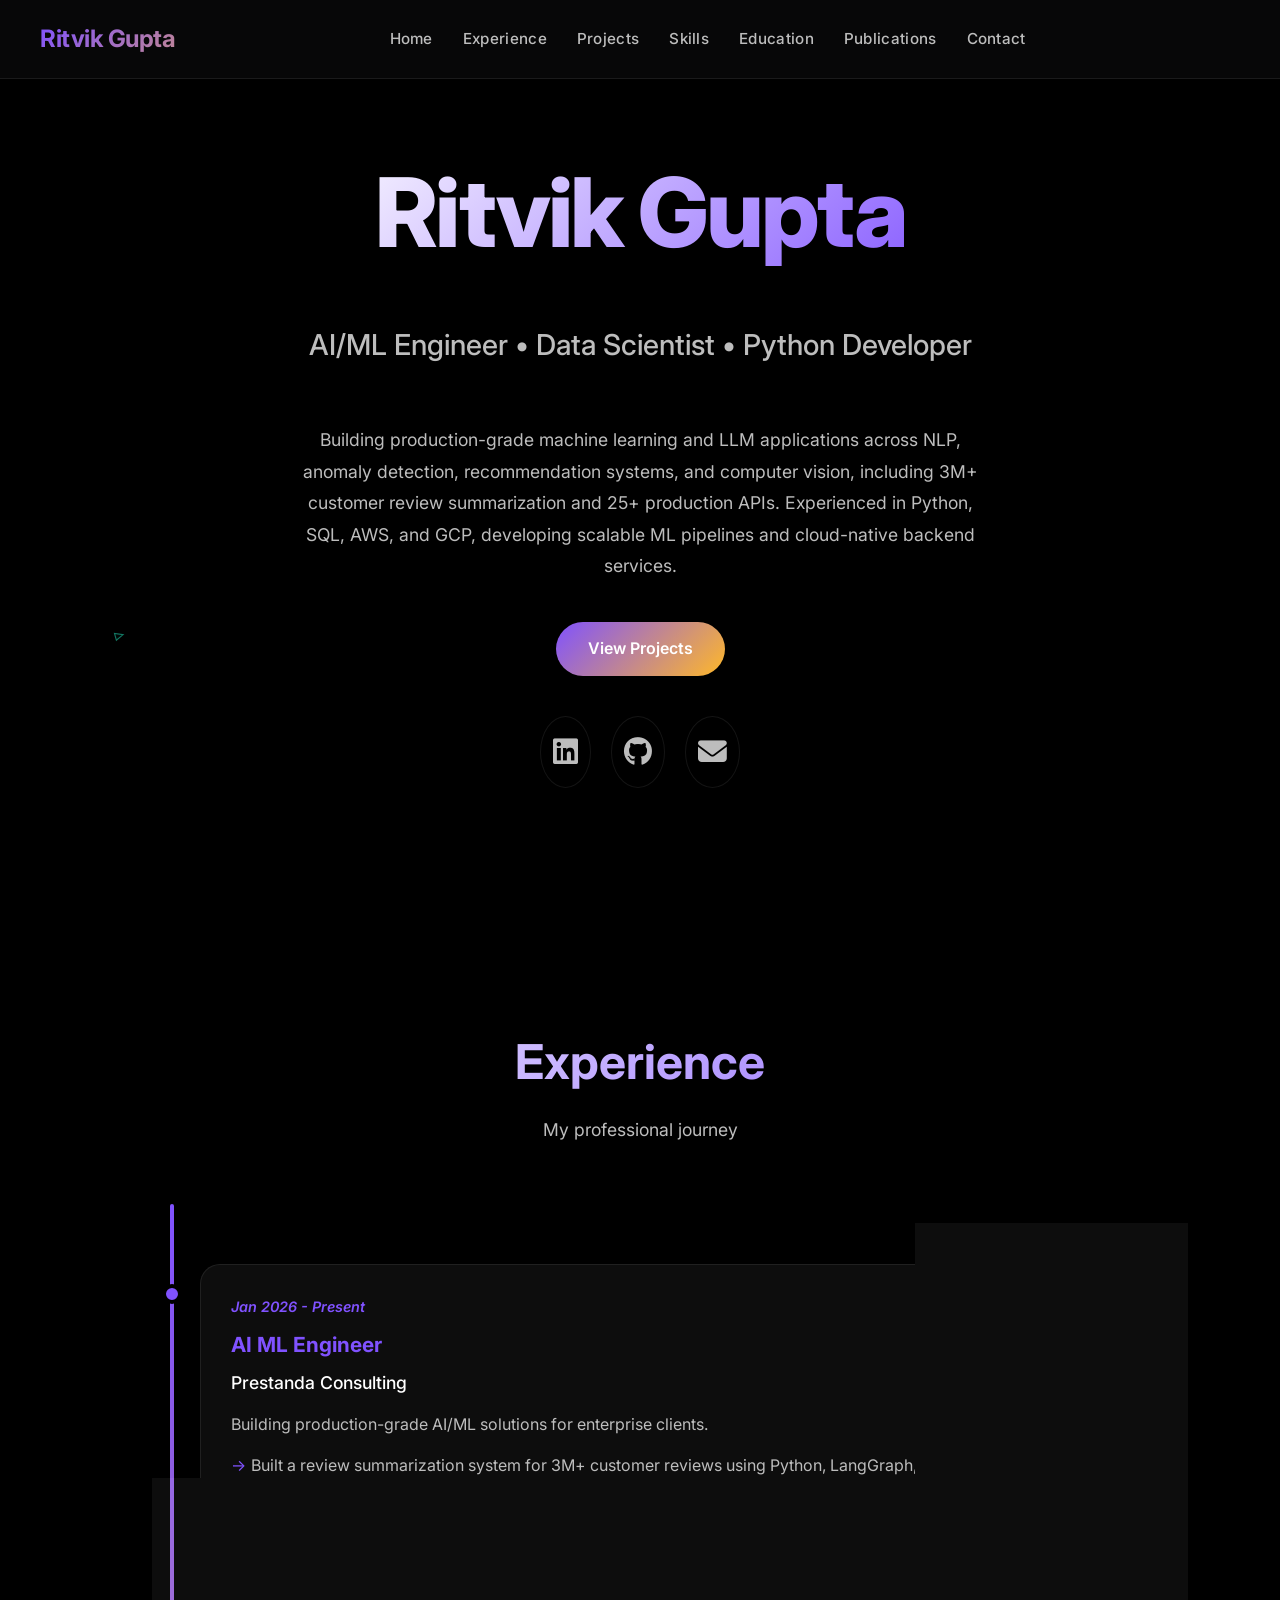
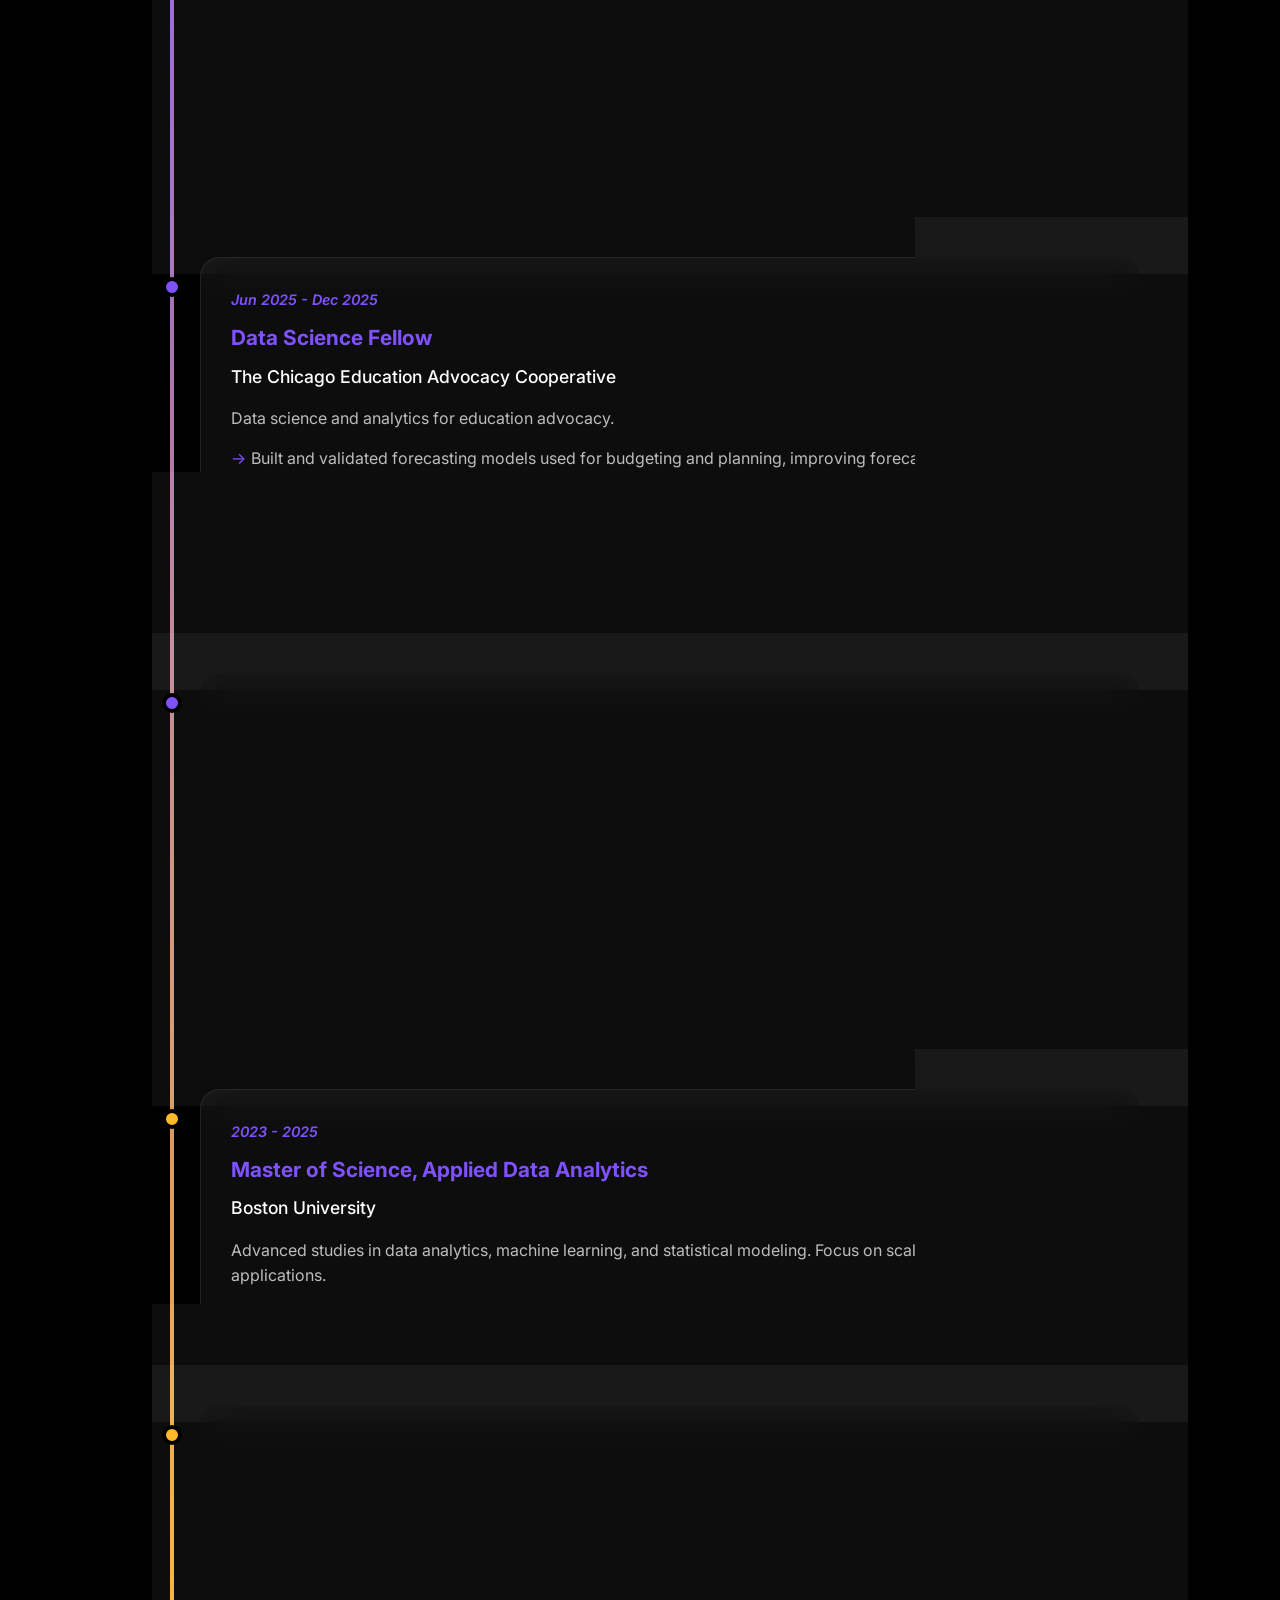
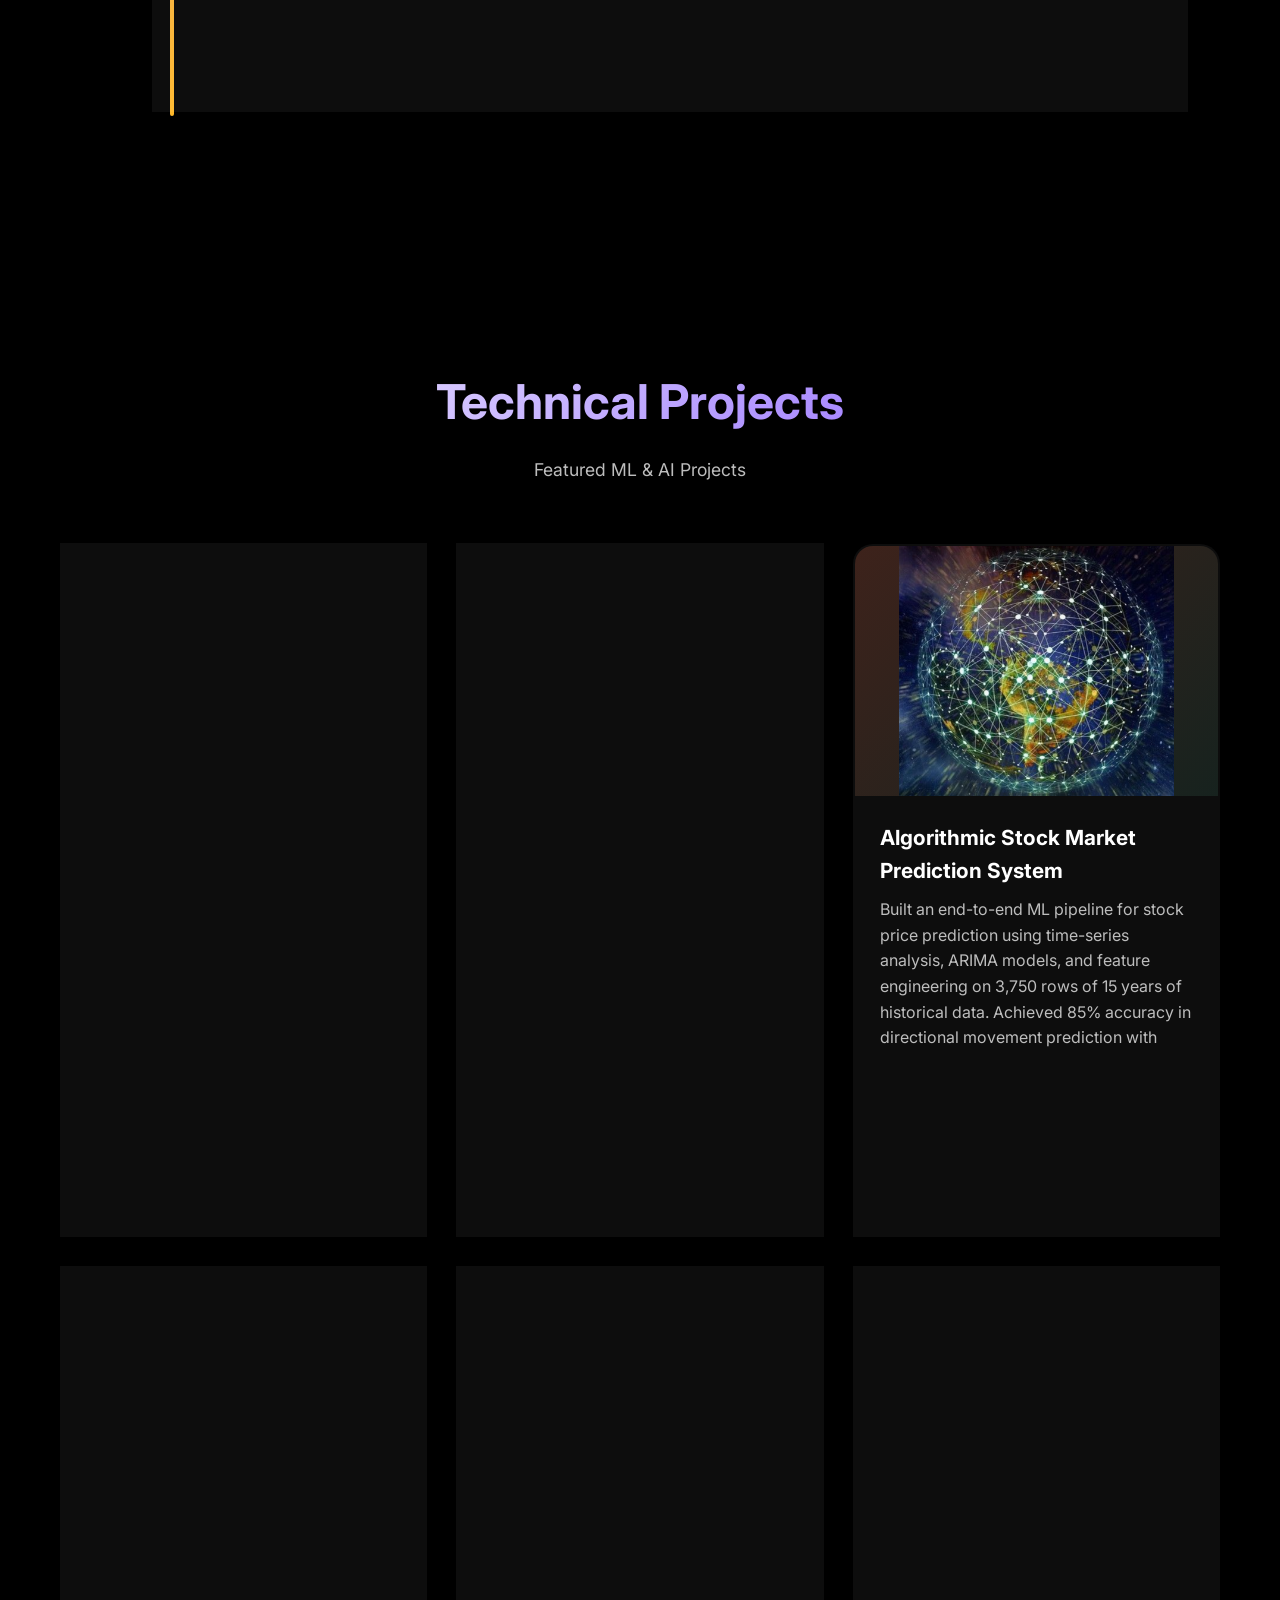
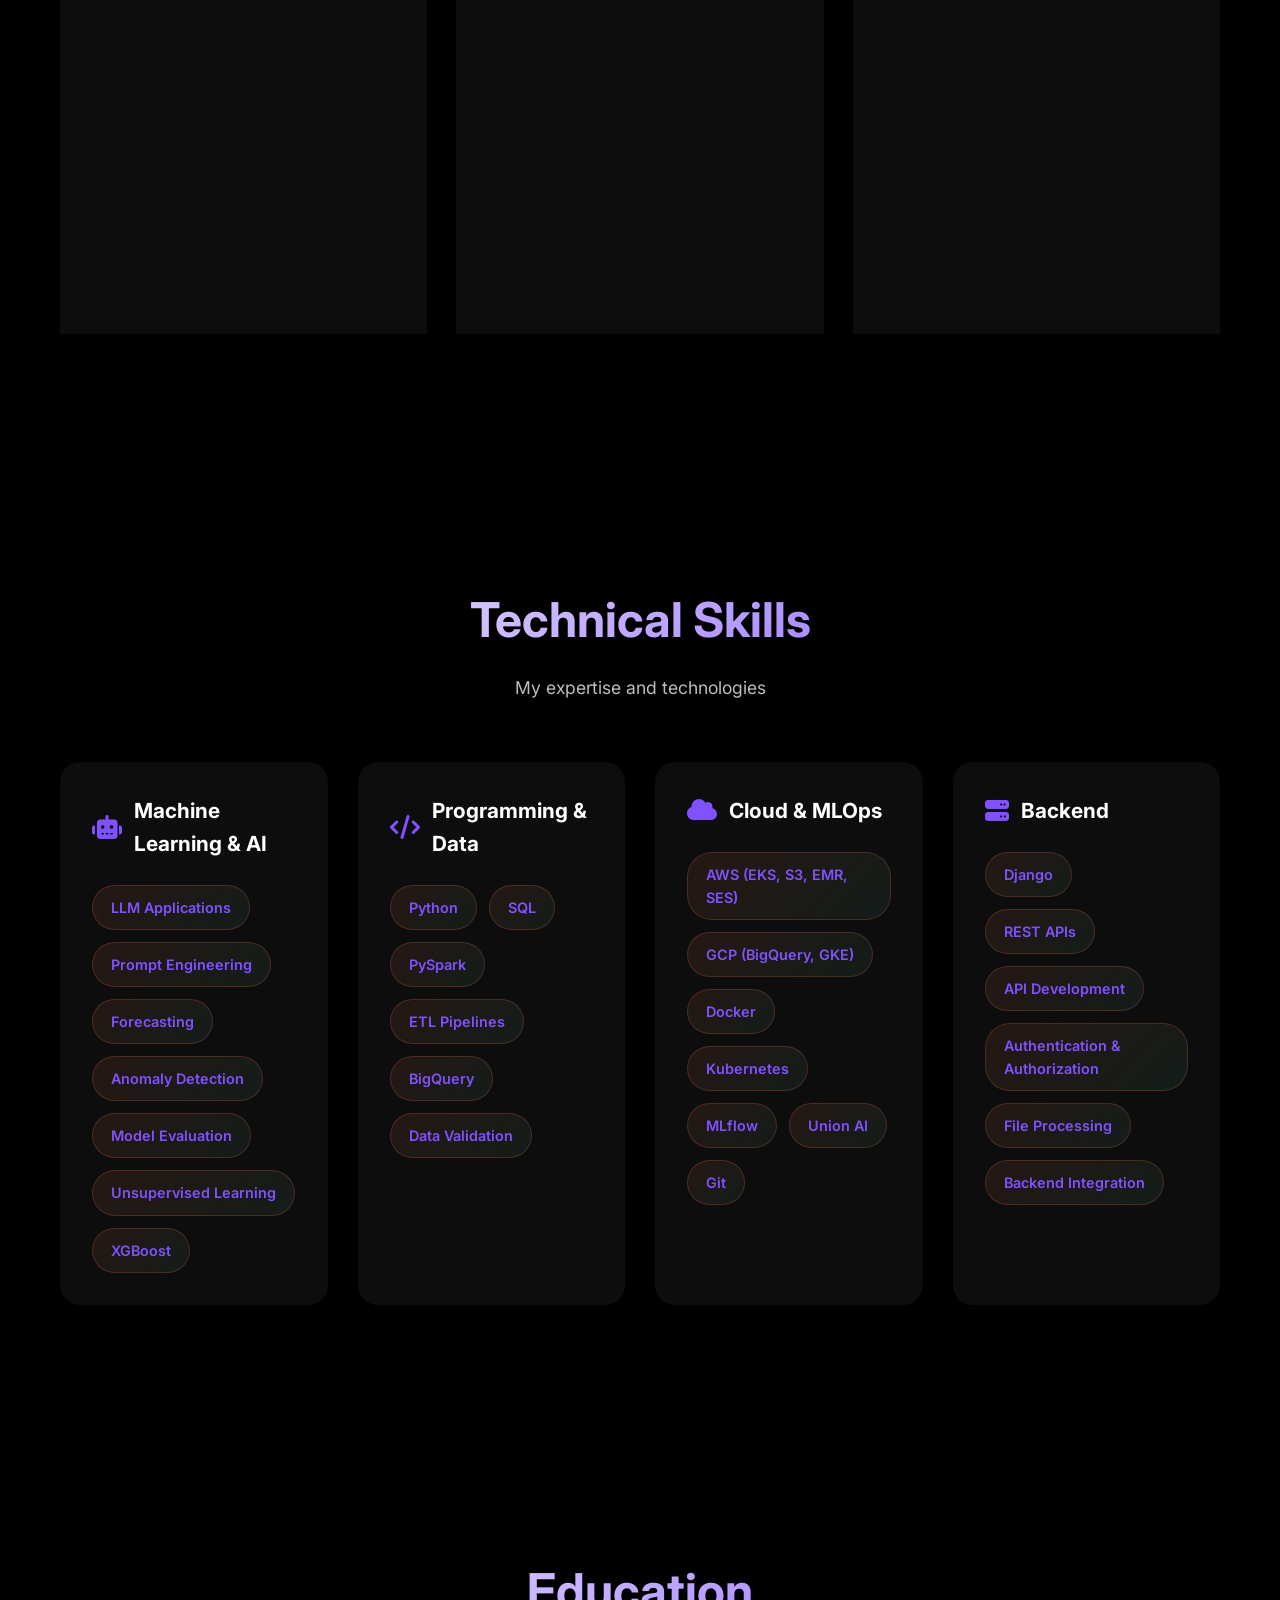
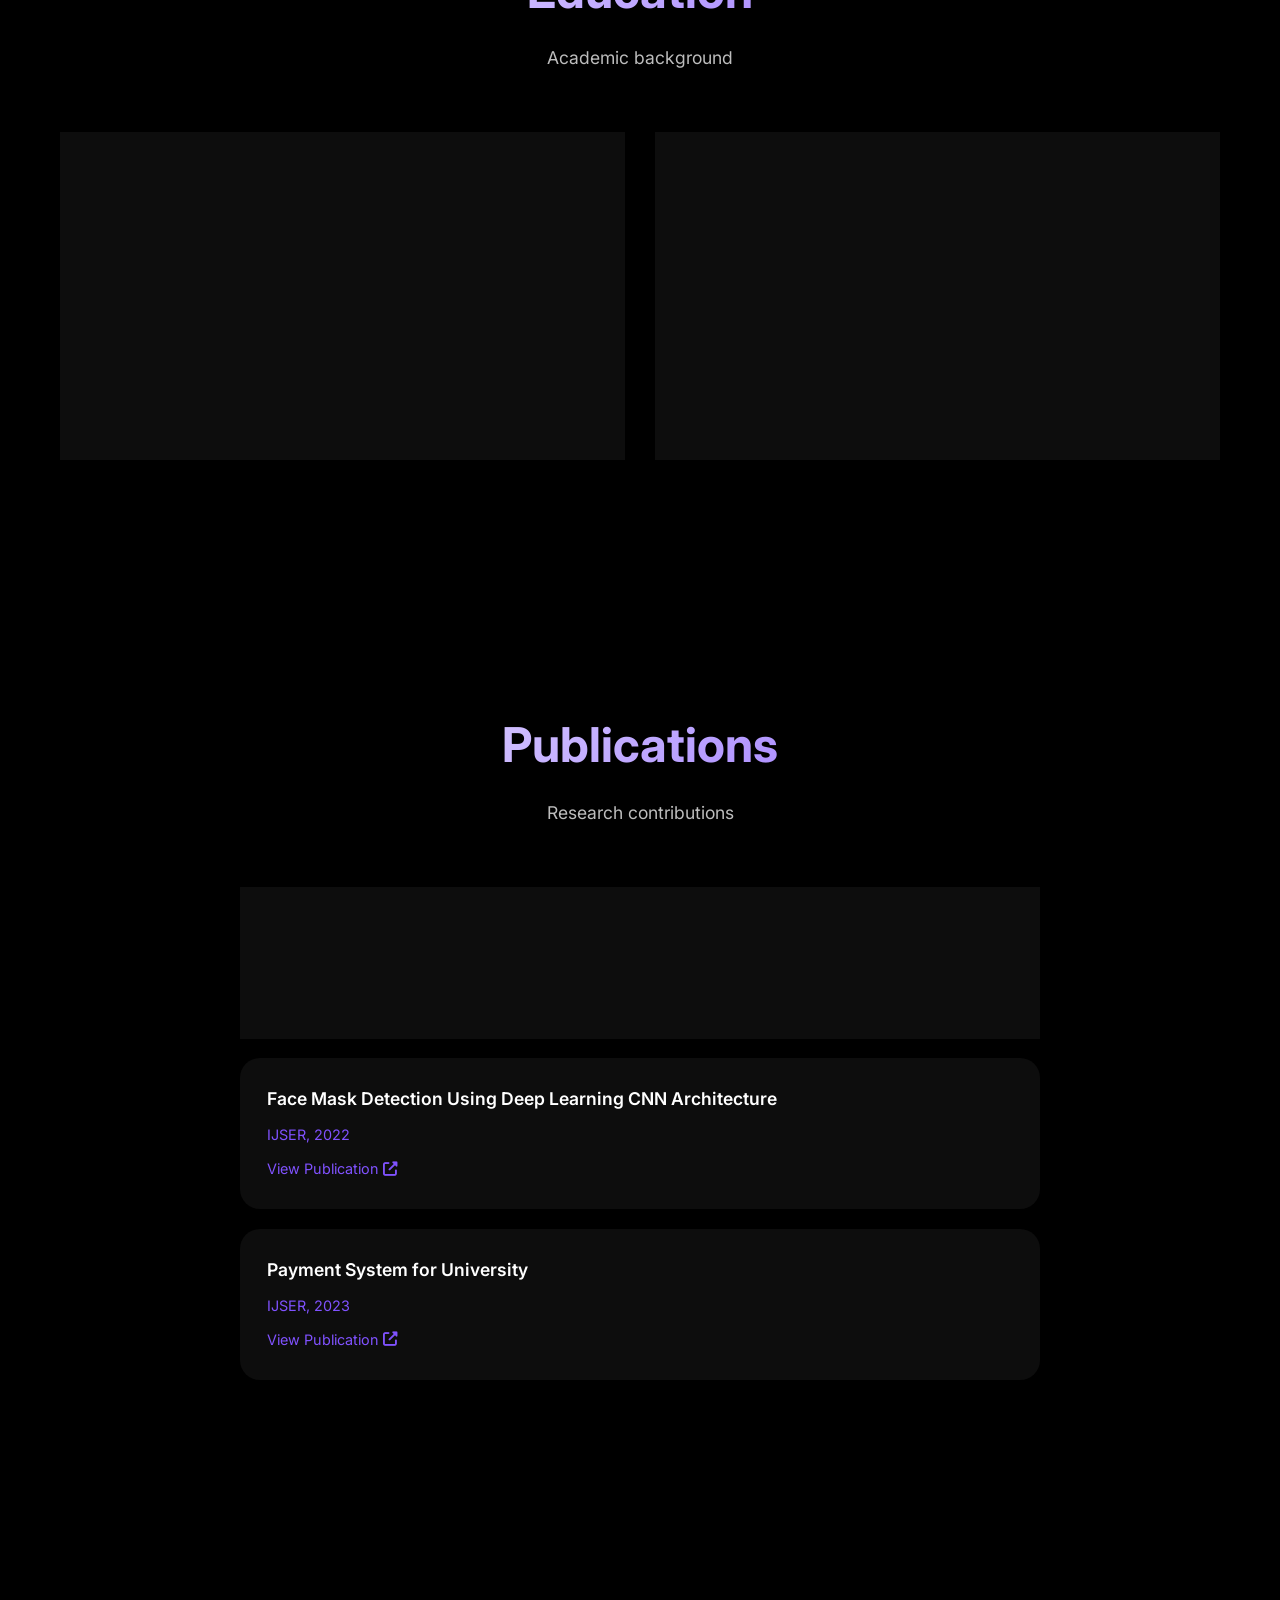
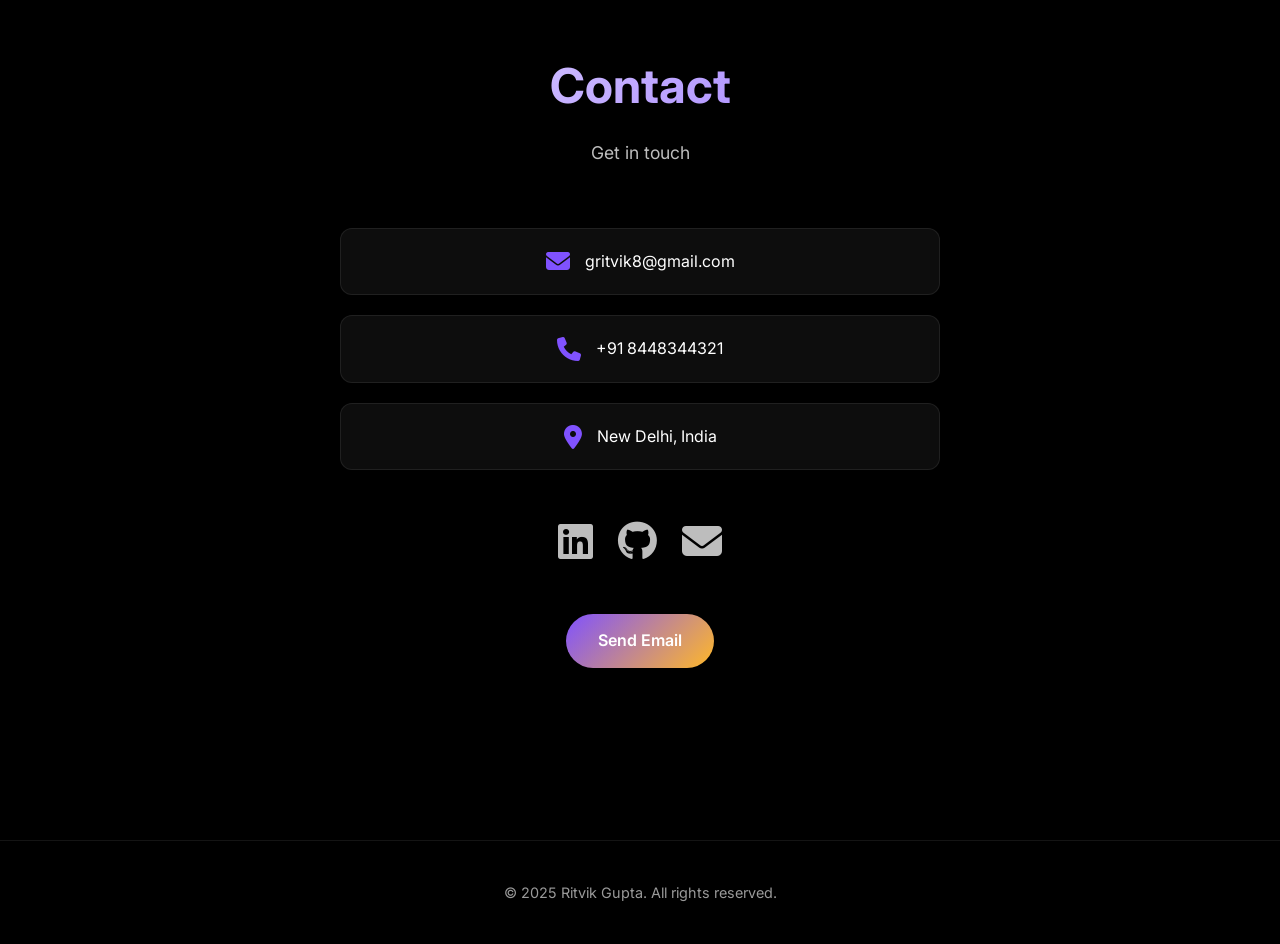
<file: index.html>
<!DOCTYPE html>
<html lang="en">
<head>
    <script>
        if ('scrollRestoration' in history) {
            history.scrollRestoration = 'manual';
        }
        window.scrollTo(0, 0);
    </script>
    <meta charset="UTF-8">
    <meta name="viewport" content="width=device-width, initial-scale=1.0">
    <meta name="description" content="AI/ML Engineer with 2+ years experience building production-grade ML and LLM applications. Expert in NLP, anomaly detection, and recommendation systems.">
    <meta name="keywords" content="AI Engineer, ML Engineer, Data Scientist, Python, AWS, GCP, LLM, Machine Learning, Ritvik Gupta">
    <meta name="author" content="Ritvik Gupta">
    <meta name="robots" content="index, follow">
    <meta name="theme-color" content="#000000">
    <meta property="og:title" content="Ritvik Gupta | AI/ML Engineer | Data Scientist">
    <meta property="og:description" content="AI/ML Engineer with 2+ years experience building production-grade ML and LLM applications.">
    <meta property="og:type" content="website">
    <meta property="og:url" content="https://01ritvik.github.io">
    <meta name="twitter:card" content="summary">
    <meta name="twitter:title" content="Ritvik Gupta | AI/ML Engineer">
    <meta name="twitter:description" content="Building production-grade ML and LLM applications">
    <meta property="og:image" content="data:image/svg+xml,%3Csvg xmlns='http://www.w3.org/2000/svg' width='1200' height='630' viewBox='0 0 1200 630'%3E%3Crect width='1200' height='630' fill='%230b1020'/%3E%3C/svg%3E">
    <meta name="twitter:image" content="data:image/svg+xml,%3Csvg xmlns='http://www.w3.org/2000/svg' width='1200' height='630' viewBox='0 0 1200 630'%3E%3Crect width='1200' height='630' fill='%230b1020'/%3E%3C/svg%3E">
    <link rel="icon" type=" image/png" href="./assets/profile-pic.png">
    <title>Ritvik Gupta | AI/ML Engineer | Data Scientist</title>
    <link rel="preconnect" href="https://fonts.googleapis.com">
    <link rel="preconnect" href="https://fonts.gstatic.com" crossorigin>
    <link href="https://fonts.googleapis.com/css2?family=Inter:wght@300;400;500;600;700;800;900&display=swap" rel="stylesheet">
    <link rel="stylesheet" href="https://cdnjs.cloudflare.com/ajax/libs/font-awesome/6.4.0/css/all.min.css">
    <style>
        :root {
            --accent-primary: #8052ff;
            --accent-secondary: #ffb829;
            --bg-primary: #000000;
            --bg-secondary: #0b0b10;
            --bg-tertiary: #15151f;
            --text-primary: #ffffff;
            --text-secondary: #bdbdbd;
            --text-tertiary: #9a9a9a;
            --glass-bg: rgba(255, 255, 255, 0.05);
            --glass-border: rgba(255, 255, 255, 0.08);
        }

        [data-theme="light"] {
            --bg-primary: #f8f9fa;
            --bg-secondary: #ffffff;
            --bg-tertiary: #e9ecef;
            --text-primary: #1a1a2e;
            --text-secondary: #4a4a5e;
            --text-tertiary: #6a6a7e;
            --glass-bg: rgba(255, 255, 255, 0.8);
            --glass-border: rgba(255, 120, 84, 0.2);
        }

        * {
            margin: 0;
            padding: 0;
            box-sizing: border-box;
        }

        html {
            scroll-behavior: smooth;
            scroll-padding-top: 96px;
            background: var(--bg-primary);
        }

        ::-webkit-scrollbar-thumb {
            background: linear-gradient(135deg, var(--accent-primary), var(--accent-secondary));
            border-radius: 5px;
        }

        ::-webkit-scrollbar-thumb:hover {
            background: linear-gradient(135deg, var(--accent-secondary), var(--accent-primary));
        }

        body {
            font-family: 'Inter', sans-serif;
            background: var(--bg-primary);
            color: var(--text-primary);
            line-height: 1.6;
            overflow-x: hidden;
        }

        body::before {
            content: '';
            position: fixed;
            top: 0;
            left: 0;
            width: 100%;
            height: 100%;
            background: 
                radial-gradient(ellipse at top left, rgba(128, 82, 255, 0.18) 0%, transparent 48%),
                radial-gradient(ellipse at top right, rgba(255, 184, 41, 0.14) 0%, transparent 42%),
                radial-gradient(ellipse at bottom left, rgba(21, 132, 110, 0.10) 0%, transparent 45%),
                radial-gradient(ellipse at bottom right, rgba(128, 82, 255, 0.12) 0%, transparent 48%);
            z-index: -2;
            pointer-events: none;
        }

        /* Floating Animation */
        @keyframes float {
            0%, 100% { transform: translateY(0px); }
            50% { transform: translateY(-20px); }
        }

        .floating {
            animation: float 6s ease-in-out infinite;
        }

        .floating-delayed {
            animation: float 6s ease-in-out infinite;
            animation-delay: -3s;
        }

        /* Scroll Progress Bar */
        .scroll-progress {
            position: fixed;
            top: 0;
            left: 0;
            width: 0%;
            height: 3px;
            background: linear-gradient(90deg, var(--accent-primary), var(--accent-secondary));
            z-index: 10000;
            transition: width 0.1s ease;
        }

        /* Loading Screen */
        .loading-screen {
            position: fixed;
            top: 0;
            left: 0;
            width: 100%;
            height: 100%;
            background: var(--bg-primary);
            display: flex;
            justify-content: center;
            align-items: center;
            z-index: 10000;
            transition: opacity 0.5s ease-out, visibility 0.5s ease-out;
        }

        .loading-screen.fade-out {
            opacity: 0;
            visibility: hidden;
        }

        .hero-content {
            text-align: center;
            max-width: 900px;
            z-index: 2;
            transition: transform 0.1s ease-out, opacity 0.1s ease-out;
        }

        .loading-container {
            text-align: center;
            max-width: 400px;
            width: 100%;
            padding: 20px;
        }

        .logo-text {
            font-size: 4rem;
            font-weight: 800;
            background: linear-gradient(135deg, var(--accent-primary) 0%, var(--accent-secondary) 50%, var(--accent-primary) 100%);
            background-size: 200% 200%;
            -webkit-background-clip: text;
            -webkit-text-fill-color: transparent;
            background-clip: text;
            margin-bottom: 10px;
            animation: gradientShift 4s ease-in-out infinite;
            letter-spacing: -0.02em;
        }

        .logo-subtitle {
            font-size: 1.2rem;
            color: var(--text-secondary);
            font-weight: 400;
            letter-spacing: 0.05em;
            text-transform: uppercase;
        }

        .loading-spinner {
            position: relative;
            width: 80px;
            height: 80px;
            margin: 40px auto;
        }

        .spinner-ring {
            position: absolute;
            width: 100%;
            height: 100%;
            border: 3px solid transparent;
            border-top: 3px solid var(--accent-primary);
            border-radius: 50%;
            animation: spin 1.5s linear infinite;
        }

        .spinner-ring:nth-child(2) {
            width: 70%;
            height: 70%;
            top: 15%;
            left: 15%;
            border-top-color: var(--accent-secondary);
            animation-duration: 1.2s;
            animation-direction: reverse;
        }

        .spinner-ring:nth-child(3) {
            width: 40%;
            height: 40%;
            top: 30%;
            left: 30%;
            border-top-color: var(--accent-primary);
            animation-duration: 0.8s;
        }

        .loading-text {
            margin-bottom: 30px;
            font-size: 1.1rem;
            color: var(--text-primary);
            letter-spacing: 0.02em;
        }

        .loading-role {
            background: linear-gradient(135deg, var(--accent-primary) 0%, var(--accent-secondary) 100%);
            -webkit-background-clip: text;
            -webkit-text-fill-color: transparent;
            background-clip: text;
            font-weight: 600;
            animation: rolePulse 2s ease-in-out infinite;
        }

        .loading-separator {
            color: var(--text-tertiary);
            margin: 0 15px;
        }

        .loading-progress {
            width: 100%;
            height: 4px;
            background: rgba(255, 120, 84, 0.1);
            border-radius: 2px;
            overflow: hidden;
        }

        .progress-bar {
            height: 100%;
            background: linear-gradient(90deg, var(--accent-primary) 0%, var(--accent-secondary) 100%);
            border-radius: 2px;
            width: 0%;
            animation: progressLoad 3s ease-out forwards;
        }

        @keyframes gradientShift {
            0% { background-position: 0% 50%; }
            50% { background-position: 100% 50%; }
            100% { background-position: 0% 50%; }
        }

        @keyframes spin {
            0% { transform: rotate(0deg); }
            100% { transform: rotate(360deg); }
        }

        @keyframes rolePulse {
            0%, 100% { opacity: 0.7; }
            50% { opacity: 1; }
        }

        @keyframes progressLoad {
            0% { width: 0%; }
            100% { width: 100%; }
        }

        /* Navigation */
        nav {
            display: flex;
            justify-content: space-between;
            align-items: center;
            padding: 20px 40px;
            background: rgba(9, 9, 11, 0.8);
            backdrop-filter: blur(20px);
            color: var(--text-primary);
            position: fixed;
            width: 100%;
            top: 0;
            z-index: 100;
            border-bottom: 1px solid var(--glass-border);
            transition: all 0.3s ease;
        }

        nav.scrolled {
            background: rgba(9, 9, 11, 0.95);
            backdrop-filter: blur(30px);
            border-bottom: 1px solid rgba(255, 120, 84, 0.2);
        }

        .logo {
            font-size: 1.5rem;
            font-weight: 700;
            background: linear-gradient(135deg, var(--accent-primary) 0%, var(--accent-secondary) 100%);
            background-size: 200% 200%;
            -webkit-background-clip: text;
            -webkit-text-fill-color: transparent;
            background-clip: text;
            transition: all 0.3s ease;
            animation: gradientShift 4s ease-in-out infinite;
            letter-spacing: -0.02em;
        }

        .nav-links {
            display: flex;
            list-style: none;
            gap: 30px;
        }

        .nav-links a {
            color: var(--text-secondary);
            text-decoration: none;
            font-size: 0.95rem;
            font-weight: 500;
            letter-spacing: 0.02em;
            transition: all 0.3s;
            position: relative;
        }

        .nav-links a:focus {
            outline: 2px solid var(--accent-primary);
            outline-offset: 4px;
            border-radius: 4px;
        }

        .nav-links a:hover {
            color: var(--text-primary);
        }

        .nav-links a::after {
            content: '';
            position: absolute;
            bottom: -4px;
            left: 0;
            width: 0;
            height: 1px;
            background: var(--accent-primary);
            transition: width 0.3s ease;
        }

        .nav-links a:hover {
            color: var(--text-primary);
        }

        .nav-links a:hover::after {
            width: 100%;
        }

        .nav-right {
            display: flex;
            align-items: center;
            gap: 15px;
        }

        .hamburger-menu {
            display: none;
            flex-direction: column;
            gap: 5px;
            cursor: pointer;
            padding: 10px;
        }

        .hamburger-menu span {
            width: 25px;
            height: 2px;
            background: var(--text-primary);
            transition: all 0.3s ease;
        }

        .container {
            max-width: 1200px;
            margin: 0 auto;
            padding: 60px 20px;
        }

        /* Section Spacing */
        section {
            padding: 96px 0;
            scroll-margin-top: 96px;
        }

        #hero {
            padding: 0;
        }

        /* Magnetic Hover Effect */
        .magnetic {
            transition: transform 0.3s cubic-bezier(0.175, 0.885, 0.32, 1.275);
        }

        /* Hero Section */
        #hero {
            min-height: 100vh;
            display: flex;
            flex-direction: column;
            justify-content: center;
            align-items: center;
            padding: 112px 40px 64px;
            text-align: center;
            position: relative;
        }

        #particle-canvas {
            position: fixed;
            top: 0;
            left: 0;
            width: 100%;
            height: 100%;
            overflow: hidden;
            z-index: 0;
            pointer-events: none;
        }

        .hero-content {
            position: relative;
            z-index: 1;
        }

        .hero-title {
            font-size: clamp(3rem, 8vw, 6rem);
            font-weight: 800;
            background: linear-gradient(135deg, var(--text-primary) 0%, var(--accent-primary) 50%, var(--accent-secondary) 100%);
            background-size: 200% 200%;
            -webkit-background-clip: text;
            -webkit-text-fill-color: transparent;
            background-clip: text;
            animation: gradientShift 6s ease-in-out infinite;
            letter-spacing: -0.03em;
            margin-bottom: 20px;
            line-height: 1.1;
        }

        .hero-subtitle {
            font-size: 1.5rem;
            color: var(--text-secondary);
            margin-top: 56px;
            margin-bottom: 56px;
            font-weight: 400;
        }

        .hero-description {
            font-size: 1.1rem;
            color: var(--text-secondary);
            max-width: 700px;
            margin: 0 auto 40px;
            line-height: 1.8;
            text-align: center;
        }

        .metrics-grid {
            display: grid;
            grid-template-columns: repeat(auto-fit, minmax(180px, 1fr));
            gap: 30px;
            margin: 40px 0;
            max-width: 800px;
        }

        .metric-item {
            text-align: center;
            padding: 25px 20px;
            background: var(--glass-bg);
            backdrop-filter: blur(20px);
            border: 1px solid var(--glass-border);
            border-radius: 16px;
            transition: all 0.3s ease;
            min-width: 180px;
        }

        .metric-item:hover {
            transform: translateY(-5px);
            border-color: rgba(255, 120, 84, 0.3);
        }

        .metric-value {
            font-size: 2.5rem;
            font-weight: 700;
            background: linear-gradient(135deg, var(--accent-primary) 0%, var(--accent-secondary) 100%);
            -webkit-background-clip: text;
            -webkit-text-fill-color: transparent;
            background-clip: text;
            line-height: 1.2;
        }

        .metric-label {
            font-size: 0.85rem;
            color: var(--text-secondary);
            margin-top: 8px;
            white-space: nowrap;
            font-weight: 500;
        }

        .cta-buttons {
            display: flex;
            gap: 20px;
            justify-content: center;
            flex-wrap: wrap;
            margin-top: 40px;
        }

        .btn {
            padding: 14px 32px;
            font-size: 1rem;
            font-weight: 600;
            border-radius: 30px;
            cursor: pointer;
            transition: all 0.3s ease;
            text-decoration: none;
            display: inline-block;
            position: relative;
            overflow: hidden;
        }

        .btn:focus {
            outline: 2px solid var(--accent-primary);
            outline-offset: 3px;
        }

        .btn::before {
            content: '';
            position: absolute;
            top: 50%;
            left: 50%;
            width: 0;
            height: 0;
            border-radius: 50%;
            background: rgba(255, 255, 255, 0.3);
            transform: translate(-50%, -50%);
            transition: width 0.6s ease, height 0.6s ease;
        }

        .btn:active::before {
            width: 300px;
            height: 300px;
        }

        .btn-primary {
            background: linear-gradient(135deg, var(--accent-primary) 0%, var(--accent-secondary) 100%);
            color: white;
            border: none;
        }

        .btn-primary:hover {
            transform: translateY(-3px);
            box-shadow: 0 10px 30px rgba(255, 120, 84, 0.32);
        }

        .btn-secondary {
            background: transparent;
            color: var(--accent-primary);
            border: 2px solid var(--accent-primary);
        }

        .btn-secondary:hover {
            background: rgba(255, 120, 84, 0.1);
            transform: translateY(-3px);
        }

        .social-links {
            display: flex;
            gap: 20px;
            justify-content: center;
            margin-top: 40px;
        }

        .social-links a {
            color: var(--text-secondary);
            font-size: 1.5rem;
            transition: all 0.3s ease;
            padding: 12px;
            border-radius: 50%;
            border: 1px solid var(--glass-border);
        }

        .social-links a:hover {
            color: var(--accent-primary);
            border-color: var(--accent-primary);
            transform: translateY(-5px);
        }

        /* Section Styles */
        section {
            padding: 64px 0;
        }

        .section-header {
            text-align: center;
            margin-bottom: 60px;
        }

        .section-title {
            font-size: clamp(2rem, 5vw, 3rem);
            font-weight: 700;
            margin-bottom: 15px;
            background: linear-gradient(135deg, var(--text-primary) 0%, var(--accent-primary) 50%, var(--accent-secondary) 100%);
            background-size: 200% 200%;
            -webkit-background-clip: text;
            -webkit-text-fill-color: transparent;
            background-clip: text;
            animation: gradientShift 6s ease-in-out infinite;
        }

        .section-subtitle {
            font-size: 1.1rem;
            color: var(--text-secondary);
        }

        /* Experience Timeline */
        .timeline {
            position: relative;
            max-width: 1000px;
            margin: 0 auto;
            padding: 20px 0;
        }

        .timeline::before {
            content: '';
            position: absolute;
            left: 30px;
            top: 0;
            bottom: 0;
            width: 4px;
            background: linear-gradient(to bottom, var(--accent-primary), var(--accent-secondary));
            border-radius: 2px;
        }

        .timeline-item {
            position: relative;
            margin: 40px 0;
            width: 100%;
            padding-left: 60px;
            text-align: left;
        }

        .timeline-marker {
            position: absolute;
            width: 20px;
            height: 20px;
            background: var(--accent-primary);
            border: 4px solid var(--bg-primary);
            border-radius: 50%;
            top: 20px;
            left: 22px;
            z-index: 2;
        }

        .timeline-marker.education {
            background: var(--accent-secondary);
        }

        .timeline-content {
            background: var(--glass-bg);
            backdrop-filter: blur(20px);
            padding: 30px;
            border-radius: 20px;
            border: 1px solid var(--glass-border);
            box-shadow: 0 8px 32px rgba(0, 0, 0, 0.3);
            transition: all 0.3s ease;
        }

        .timeline-content:hover {
            transform: translateX(10px);
            transform: translateY(-8px) scale(1.02);
            box-shadow: 0 20px 60px rgba(255, 120, 84, 0.24);
            border-color: rgba(255, 120, 84, 0.34);
        }

        .timeline-content h3,
        .timeline-content h4,
        .timeline-content p,
        .timeline-content span {
            position: relative;
            z-index: 2;
        }

        .timeline-date {
            font-size: 0.9rem;
            color: var(--accent-primary);
            font-weight: 600;
            margin-bottom: 10px;
            font-style: italic;
        }

        .timeline-role {
            font-size: 1.3rem;
            font-weight: 700;
            color: var(--accent-primary);
            margin-bottom: 8px;
        }

        .timeline-company {
            font-size: 1.1rem;
            color: var(--text-primary);
            margin-bottom: 15px;
            font-weight: 500;
        }

        .timeline-description {
            color: var(--text-secondary);
            line-height: 1.6;
            margin-bottom: 15px;
        }

        .timeline-achievements {
            list-style: none;
            padding: 0;
        }

        .timeline-achievements li {
            color: var(--text-secondary);
            margin-bottom: 8px;
            padding-left: 20px;
            position: relative;
        }

        .timeline-achievements li::before {
            content: '→';
            position: absolute;
            left: 0;
            color: var(--accent-primary);
        }

        .timeline-tags {
            display: flex;
            gap: 8px;
            flex-wrap: wrap;
            margin-top: 15px;
        }

        .timeline-tag {
            font-size: 0.8rem;
            padding: 4px 12px;
            background: rgba(255, 120, 84, 0.1);
            color: var(--accent-primary);
            border-radius: 20px;
            border: 1px solid rgba(255, 120, 84, 0.2);
        }

        /* Projects Section */
        .projects-grid {
            display: grid;
            grid-template-columns: repeat(auto-fit, minmax(350px, 1fr));
            gap: 30px;
        }

        .project-card {
            background: var(--glass-bg);
            backdrop-filter: blur(20px);
            border: 2px solid transparent;
            border-radius: 20px;
            overflow: hidden;
            transition: all 0.4s cubic-bezier(0.175, 0.885, 0.32, 1.275);
            position: relative;
            transform-style: preserve-3d;
            perspective: 1000px;
        }

        .project-card::before {
            content: '';
            position: absolute;
            top: 0;
            left: 0;
            right: 0;
            bottom: 0;
            border-radius: 20px;
            padding: 2px;
            background: linear-gradient(135deg, var(--accent-primary), var(--accent-secondary), var(--accent-primary));
            -webkit-mask: linear-gradient(#fff 0 0) content-box, linear-gradient(#fff 0 0);
            mask: linear-gradient(#fff 0 0) content-box, linear-gradient(#fff 0 0);
            -webkit-mask-composite: xor;
            mask-composite: exclude;
            opacity: 0;
            transition: opacity 0.4s ease;
        }

        .project-card::after {
            content: '';
            position: absolute;
            top: 50%;
            left: 50%;
            width: 200%;
            height: 200%;
            background: radial-gradient(circle, rgba(255, 120, 84, 0.1) 0%, transparent 70%);
            transform: translate(-50%, -50%);
            opacity: 0;
            transition: opacity 0.4s ease;
            pointer-events: none;
        }

        .project-card:hover {
            transform: translateY(-15px) rotateX(5deg) rotateY(-5deg);
            box-shadow: 
                0 25px 50px rgba(255, 120, 84, 0.22),
                0 15px 30px rgba(0, 0, 0, 0.2),
                0 5px 15px rgba(255, 120, 84, 0.08);
        }

        .project-card:hover::before {
            opacity: 1;
        }

        .project-card:hover::after {
            opacity: 1;
        }

        .project-image {
            width: 100%;
            height: 250px;
            background: linear-gradient(135deg, rgba(255, 120, 84, 0.2) 0%, rgba(109, 222, 182, 0.1) 100%);
            border-radius: 12px 12px 0 0;
            overflow: hidden;
            display: flex;
            align-items: center;
            justify-content: center;
        }

        .project-image img {
            width: 100%;
            height: 100%;
            object-fit: contain;
        }

        .project-content {
            padding: 25px;
        }

        .hero-subtitle {
            font-size: clamp(1.2rem, 3vw, 1.8rem);
            font-weight: 500;
            color: var(--text-secondary);
            margin-bottom: 56px;
        }

        .cursor {
            animation: blink 1s infinite;
        }

        @keyframes blink {
            0%, 50% { opacity: 1; }
            51%, 100% { opacity: 0; }
        }

        .project-title {
            font-size: 1.3rem;
            font-weight: 700;
            color: var(--text-primary);
            margin-bottom: 10px;
        }

        .project-description {
            color: var(--text-secondary);
            line-height: 1.6;
            margin-bottom: 15px;
        }

        .project-metrics {
            display: flex;
            gap: 15px;
            margin-bottom: 15px;
        }

        .project-metric {
            font-size: 0.85rem;
            color: var(--accent-primary);
            font-weight: 600;
        }

        .project-tech {
            display: flex;
            gap: 8px;
            flex-wrap: wrap;
            margin-bottom: 15px;
        }

        .tech-tag {
            font-size: 0.75rem;
            padding: 4px 10px;
            background: rgba(255, 120, 84, 0.1);
            color: var(--accent-primary);
            border-radius: 12px;
            border: 1px solid rgba(255, 120, 84, 0.2);
        }

        .project-links {
            display: flex;
            gap: 15px;
        }

        .project-link {
            color: var(--accent-primary);
            text-decoration: none;
            font-size: 0.9rem;
            font-weight: 500;
            transition: all 0.3s ease;
        }

        .project-link:hover {
            color: var(--accent-secondary);
        }

        /* Skills Section */
        .skills-grid {
            display: grid;
            grid-template-columns: repeat(4, 1fr);
            gap: 30px;
        }

        .skill-category {
            background: var(--glass-bg);
            backdrop-filter: blur(20px);
            border: 2px solid transparent;
            border-radius: 20px;
            padding: 30px;
            transition: all 0.4s cubic-bezier(0.175, 0.885, 0.32, 1.275);
            position: relative;
            overflow: hidden;
            transform-style: preserve-3d;
        }

        .skill-category::before {
            content: '';
            position: absolute;
            top: 0;
            left: 0;
            right: 0;
            bottom: 0;
            border-radius: 20px;
            padding: 2px;
            background: linear-gradient(135deg, var(--accent-primary), var(--accent-secondary), var(--accent-primary));
            -webkit-mask: linear-gradient(#fff 0 0) content-box, linear-gradient(#fff 0 0);
            mask: linear-gradient(#fff 0 0) content-box, linear-gradient(#fff 0 0);
            -webkit-mask-composite: xor;
            mask-composite: exclude;
            opacity: 0;
            transition: opacity 0.4s ease;
        }

        .skill-category::after {
            content: '';
            position: absolute;
            top: -50%;
            left: -50%;
            width: 200%;
            height: 200%;
            background: radial-gradient(circle, rgba(255, 120, 84, 0.08) 0%, transparent 60%);
            transform: rotate(45deg);
            opacity: 0;
            transition: opacity 0.4s ease;
            pointer-events: none;
        }

        .skill-category:hover {
            transform: translateY(-10px) rotateX(3deg) rotateY(-3deg);
            box-shadow: 
                0 20px 40px rgba(255, 120, 84, 0.18),
                0 10px 20px rgba(0, 0, 0, 0.15);
        }

        .skill-category:hover::before {
            opacity: 1;
        }

        .skill-category:hover::after {
            opacity: 1;
        }

        .skill-category-title {
            font-size: 1.3rem;
            font-weight: 700;
            color: var(--text-primary);
            margin-bottom: 25px;
            display: flex;
            align-items: center;
            gap: 12px;
        }

        .skill-category-title i {
            color: var(--accent-primary);
            font-size: 1.5rem;
            transition: all 0.3s ease;
        }

        .skill-category:hover .skill-category-title i {
            transform: scale(1.2);
        }

        .skill-tags {
            display: flex;
            flex-wrap: wrap;
            gap: 12px;
        }

        .skill-tag {
            padding: 10px 18px;
            background: linear-gradient(135deg, rgba(255, 120, 84, 0.1) 0%, rgba(109, 222, 182, 0.08) 100%);
            color: var(--accent-primary);
            border-radius: 25px;
            font-size: 0.9rem;
            font-weight: 600;
            border: 1px solid rgba(255, 120, 84, 0.2);
            transition: all 0.3s ease;
            cursor: default;
            position: relative;
            overflow: hidden;
        }

        .skill-tag::before {
            content: '';
            position: absolute;
            top: 50%;
            left: 50%;
            width: 0;
            height: 0;
            border-radius: 50%;
            background: rgba(255, 120, 84, 0.16);
            transform: translate(-50%, -50%);
            transition: width 0.6s ease, height 0.6s ease;
        }

        .skill-tag:hover {
            background: linear-gradient(135deg, rgba(255, 120, 84, 0.2) 0%, rgba(109, 222, 182, 0.14) 100%);
            transform: translateY(-3px) scale(1.05);
            border-color: rgba(255, 120, 84, 0.34);
            box-shadow: 0 8px 20px rgba(255, 120, 84, 0.16);
        }

        .skill-tag:hover::before {
            width: 300px;
            height: 300px;
        }

        .skill-tag span {
            position: relative;
            z-index: 1;
        }

        /* Education Section */
        .education-grid {
            display: grid;
            grid-template-columns: repeat(auto-fit, minmax(300px, 1fr));
            gap: 30px;
        }

        .education-card {
            background: var(--glass-bg);
            backdrop-filter: blur(20px);
            border: 2px solid transparent;
            border-radius: 20px;
            padding: 30px;
            transition: all 0.4s cubic-bezier(0.175, 0.885, 0.32, 1.275);
            position: relative;
            overflow: hidden;
            transform-style: preserve-3d;
        }

        .education-card::before {
            content: '';
            position: absolute;
            top: 0;
            left: 0;
            right: 0;
            bottom: 0;
            border-radius: 20px;
            padding: 2px;
            background: linear-gradient(135deg, var(--accent-primary), var(--accent-secondary), var(--accent-primary));
            -webkit-mask: linear-gradient(#fff 0 0) content-box, linear-gradient(#fff 0 0);
            mask: linear-gradient(#fff 0 0) content-box, linear-gradient(#fff 0 0);
            -webkit-mask-composite: xor;
            mask-composite: exclude;
            opacity: 0;
            transition: opacity 0.4s ease;
        }

        .education-card::after {
            content: '';
            position: absolute;
            top: -50%;
            left: -50%;
            width: 200%;
            height: 200%;
            background: radial-gradient(circle, rgba(255, 120, 84, 0.08) 0%, transparent 60%);
            transform: rotate(45deg);
            opacity: 0;
            transition: opacity 0.4s ease;
            pointer-events: none;
        }

        .education-card:hover {
            transform: translateY(-10px) rotateX(3deg) rotateY(-3deg);
            box-shadow: 
                0 20px 40px rgba(255, 120, 84, 0.18),
                0 10px 20px rgba(0, 0, 0, 0.15);
        }

        .education-card:hover::before {
            opacity: 1;
        }

        .education-card:hover::after {
            opacity: 1;
        }

        .education-icon {
            font-size: 2.5rem;
            color: var(--accent-primary);
            margin-bottom: 20px;
        }

        .education-degree {
            font-size: 1.2rem;
            font-weight: 700;
            color: var(--text-primary);
            margin-bottom: 10px;
        }

        .education-institution {
            font-size: 1.1rem;
            color: var(--accent-primary);
            margin-bottom: 5px;
        }

        .education-period {
            font-size: 0.9rem;
            color: var(--text-secondary);
        }

        /* Publications Section */
        .publications-list {
            max-width: 800px;
            margin: 0 auto;
        }

        .publication-item {
            background: var(--glass-bg);
            backdrop-filter: blur(20px);
            border: 2px solid transparent;
            border-radius: 20px;
            padding: 25px;
            margin-bottom: 20px;
            transition: all 0.4s cubic-bezier(0.175, 0.885, 0.32, 1.275);
            position: relative;
            overflow: hidden;
            transform-style: preserve-3d;
        }

        .publication-item::before {
            content: '';
            position: absolute;
            top: 0;
            left: 0;
            right: 0;
            bottom: 0;
            border-radius: 16px;
            padding: 2px;
            background: linear-gradient(135deg, var(--accent-primary), var(--accent-secondary));
            -webkit-mask: linear-gradient(#fff 0 0) content-box, linear-gradient(#fff 0 0);
            mask: linear-gradient(#fff 0 0) content-box, linear-gradient(#fff 0 0);
            -webkit-mask-composite: xor;
            mask-composite: exclude;
            opacity: 0;
            transition: opacity 0.4s ease;
            pointer-events: none;
        }

        .publication-item::after {
            content: '';
            position: absolute;
            top: -50%;
            left: -50%;
            width: 200%;
            height: 200%;
            background: radial-gradient(circle, rgba(255, 120, 84, 0.08) 0%, transparent 60%);
            transform: rotate(45deg);
            opacity: 0;
            transition: opacity 0.4s ease;
            pointer-events: none;
        }

        .publication-item:hover {
            transform: translateY(-8px) rotateX(2deg) rotateY(-2deg);
            box-shadow: 
                0 15px 35px rgba(255, 120, 84, 0.16),
                0 8px 15px rgba(0, 0, 0, 0.1);
        }

        .publication-item:hover::before {
            opacity: 1;
        }

        .publication-item:hover::after {
            opacity: 1;
        }

        .publication-title {
            font-size: 1.1rem;
            font-weight: 600;
            color: var(--text-primary);
            margin-bottom: 10px;
        }

        .publication-journal {
            font-size: 0.9rem;
            color: var(--accent-primary);
            margin-bottom: 10px;
        }

        .publication-link {
            color: var(--accent-primary);
            text-decoration: none;
            font-size: 0.9rem;
            display: inline-flex;
            align-items: center;
            gap: 5px;
            transition: all 0.3s ease;
        }

        .publication-link:hover {
            color: var(--accent-secondary);
            gap: 10px;
        }

        /* Contact Section */
        .contact-container {
            max-width: 600px;
            margin: 0 auto;
            text-align: center;
        }

        .contact-info {
            display: flex;
            flex-direction: column;
            gap: 20px;
            margin-top: 40px;
        }

        .contact-item {
            display: flex;
            align-items: center;
            justify-content: center;
            gap: 15px;
            padding: 20px;
            background: var(--glass-bg);
            backdrop-filter: blur(20px);
            border: 1px solid var(--glass-border);
            border-radius: 12px;
            transition: all 0.3s ease;
        }

        .contact-item:hover {
            transform: translateY(-5px);
            border-color: rgba(255, 120, 84, 0.3);
        }

        .contact-item i {
            font-size: 1.5rem;
            color: var(--accent-primary);
        }

        .contact-item a {
            color: var(--text-secondary);
            text-decoration: none;
            font-size: 1rem;
            transition: all 0.3s ease;
        }

        .contact-item a:hover {
            color: var(--accent-primary);
        }

        .contact-socials {
            display: flex;
            gap: 25px;
            justify-content: center;
            margin-top: 40px;
        }

        .contact-socials a {
            color: var(--text-secondary);
            font-size: 2.5rem;
            transition: all 0.3s ease;
        }

        .contact-socials a:focus {
            outline: 2px solid var(--accent-primary);
            outline-offset: 4px;
            border-radius: 50%;
        }

        .contact-socials a:hover {
            color: var(--accent-primary);
            transform: translateY(-5px) scale(1.2);
        }

        .contact-socials a i {
            transition: all 0.3s ease;
        }

        .social-links {
            display: flex;
            gap: 20px;
            justify-content: center;
            margin-top: 40px;
        }

        .social-links a {
            color: var(--text-secondary);
            font-size: 1.8rem;
            transition: all 0.3s ease;
        }

        .social-links a:focus {
            outline: 2px solid var(--accent-primary);
            outline-offset: 4px;
            border-radius: 50%;
        }

        .social-links a:hover {
            color: var(--accent-primary);
            transform: translateY(-5px) scale(1.2);
        }

        .social-links a i {
            transition: all 0.3s ease;
        }

        /* Footer */
        footer {
            padding: 40px 20px;
            text-align: center;
            border-top: 1px solid var(--glass-border);
            margin-top: 48px;
        }

        footer p {
            color: var(--text-tertiary);
            font-size: 0.9rem;
        }

        /* Back to Top */
        .back-to-top {
            position: fixed;
            bottom: 30px;
            right: 30px;
            width: 50px;
            height: 50px;
            background: var(--glass-bg);
            backdrop-filter: blur(20px);
            border: 1px solid var(--glass-border);
            border-radius: 50%;
            color: var(--accent-primary);
            font-size: 1.2rem;
            cursor: pointer;
            opacity: 0;
            visibility: hidden;
            transition: all 0.3s ease;
            z-index: 99;
        }

        .back-to-top.show {
            opacity: 1;
            visibility: visible;
        }

        .back-to-top:hover {
            transform: translateY(-5px);
            border-color: var(--accent-primary);
        }

        /* Mobile Navigation */
        .mobile-nav {
            position: fixed;
            top: 0;
            left: 0;
            width: 100%;
            height: 100%;
            background: rgba(9, 9, 11, 0.98);
            backdrop-filter: blur(20px);
            z-index: 998;
            display: flex;
            flex-direction: column;
            justify-content: center;
            align-items: center;
            gap: 30px;
            opacity: 0;
            visibility: hidden;
            transition: all 0.3s ease;
        }

        .mobile-nav.active {
            opacity: 1;
            visibility: visible;
        }

        .mobile-nav-close {
            position: absolute;
            top: 30px;
            right: 30px;
            background: none;
            border: none;
            color: var(--text-primary);
            font-size: 2rem;
            cursor: pointer;
            padding: 10px;
            z-index: 999;
        }

        .mobile-nav-close:focus {
            outline: 2px solid var(--accent-primary);
            outline-offset: 4px;
            border-radius: 4px;
        }

        .mobile-nav a {
            color: var(--text-primary);
            text-decoration: none;
            font-size: 1.5rem;
            font-weight: 500;
            transition: all 0.3s ease;
        }

        .mobile-nav a:hover {
            color: var(--accent-primary);
        }

        /* Responsive Design */
        @media (max-width: 768px) {
            .nav-links {
                display: none;
            }

            .hamburger-menu {
                display: flex;
            }

            .timeline::before {
                left: 20px;
            }

            .timeline-item {
                padding-left: 50px;
            }

            .timeline-marker {
                left: 12px;
                width: 16px;
                height: 16px;
            }

            .timeline-content {
                padding: 20px;
            }

            .hero-title {
                font-size: 2.5rem;
            }

            .metrics-grid {
                grid-template-columns: repeat(2, 1fr);
            }

            .projects-grid {
                grid-template-columns: 1fr;
            }

            .skills-grid {
                grid-template-columns: repeat(2, 1fr);
            }

            .education-grid {
                grid-template-columns: 1fr;
            }
        }

        @media (max-width: 480px) {
            nav {
                padding: 15px 20px;
            }

            .logo {
                font-size: 1.2rem;
            }

            .hero-title {
                font-size: 2rem;
            }

            .hero-subtitle {
                font-size: 1rem;
                margin-top: 40px;
                margin-bottom: 40px;
            }

            .hero-description {
                font-size: 0.9rem;
            }

            .metrics-grid {
                grid-template-columns: 1fr;
            }

            .cta-buttons {
                flex-direction: column;
            }

            .btn {
                width: 100%;
                text-align: center;
            }

            .skills-grid {
                grid-template-columns: 1fr;
            }

            .timeline-content {
                padding: 15px;
            }

            .timeline-achievements li {
                font-size: 0.85rem;
            }

            .project-content {
                padding: 15px;
            }

            .project-title {
                font-size: 1.1rem;
            }

            .project-description {
                font-size: 0.85rem;
            }

            .tech-tag {
                font-size: 0.75rem;
                padding: 6px 12px;
            }

            .skill-tag {
                font-size: 0.75rem;
                padding: 6px 12px;
            }

            .section-title {
                font-size: 1.8rem;
            }

            .share-btn {
                width: 40px;
                height: 40px;
                font-size: 1rem;
            }
        }

        /* Reduced Motion */
        @media (prefers-reduced-motion: reduce) {
            *, *::before, *::after {
                animation-duration: 0.01ms !important;
                animation-iteration-count: 1 !important;
                transition-duration: 0.01ms !important;
                scroll-behavior: auto !important;
            }
        }
    </style>
</head>
<body>
    <script>
        // Force scroll to top immediately
        window.scrollTo(0, 0);
        document.body.scrollTop = 0;
        document.documentElement.scrollTop = 0;
        
        // Remove any hash from URL to prevent scroll to anchor
        if (window.location.hash) {
            history.replaceState(null, null, ' ');
        }
        
        // Also reset after page loads
        window.addEventListener('load', function() {
            setTimeout(function() {
                window.scrollTo(0, 0);
                document.body.scrollTop = 0;
                document.documentElement.scrollTop = 0;
            }, 0);
        });
        
        // Reset on DOM ready
        document.addEventListener('DOMContentLoaded', function() {
            window.scrollTo(0, 0);
            document.body.scrollTop = 0;
            document.documentElement.scrollTop = 0;
        });
    </script>
    <!-- Loading Screen -->
    <div class="loading-screen" id="loading-screen">
        <div class="loading-container">
            <div class="logo-text">RG</div>
            <div class="logo-subtitle">Ritvik Gupta</div>
            <div class="loading-spinner">
                <div class="spinner-ring"></div>
                <div class="spinner-ring"></div>
                <div class="spinner-ring"></div>
            </div>
            <div class="loading-text">
                <span class="loading-role">AI/ML Engineer</span>
                <span class="loading-separator">•</span>
                <span class="loading-role">Data Scientist</span>
                <span class="loading-separator">•</span>
                <span class="loading-role">Python Developer</span>
            </div>
            <div class="loading-progress">
                <div class="progress-bar"></div>
            </div>
        </div>
    </div>

    <!-- Scroll Progress Bar -->
    <div class="scroll-progress" id="scroll-progress"></div>

    <!-- Navigation -->
    <nav>
        <div class="logo">Ritvik Gupta</div>
        <ul class="nav-links">
            <li><a href="#hero">Home</a></li>
            <li><a href="#experience">Experience</a></li>
            <li><a href="#projects">Projects</a></li>
            <li><a href="#skills">Skills</a></li>
            <li><a href="#education">Education</a></li>
            <li><a href="#publications">Publications</a></li>
            <li><a href="#contact">Contact</a></li>
        </ul>
        <div class="nav-right">
            <div class="hamburger-menu" id="hamburger-menu">
                <span></span>
                <span></span>
                <span></span>
            </div>
        </div>
    </nav>

    <!-- Mobile Navigation -->
    <div class="mobile-nav" id="mobile-nav">
        <button class="mobile-nav-close" id="mobile-nav-close" aria-label="Close menu">
            <i class="fas fa-times"></i>
        </button>
        <a href="#hero">Home</a>
        <a href="#experience">Experience</a>
        <a href="#projects">Projects</a>
        <a href="#skills">Skills</a>
        <a href="#education">Education</a>
        <a href="#publications">Publications</a>
        <a href="#contact">Contact</a>
    </div>

    <!-- Particle Background Canvas -->
    <canvas id="particle-canvas"></canvas>

    <!-- Hero Section -->
    <section id="hero">
        <div class="hero-content">
            <h1 class="hero-title">Ritvik Gupta</h1>
            <p class="hero-subtitle">AI/ML Engineer • Data Scientist • Python Developer</p>
            <p class="hero-description">
                Building production-grade machine learning and LLM applications across NLP, anomaly detection, 
                recommendation systems, and computer vision, including 3M+ customer review summarization and 
                25+ production APIs. Experienced in Python, SQL, AWS, and GCP, developing scalable ML pipelines 
                and cloud-native backend services.
            </p>
            
            <div class="cta-buttons">
                <a class="btn btn-primary" href="#projects">View Projects</a>
            </div>

            <div class="social-links">
                <a aria-label="LinkedIn" href="https://www.linkedin.com/in/ritvik-gupta-81852618b/" target="_blank">
                    <i class="fab fa-linkedin"></i>
                </a>
                <a aria-label="GitHub" href="https://github.com/01ritvik" target="_blank">
                    <i class="fab fa-github"></i>
                </a>
                <a aria-label="Email" href="mailto:gritvik8@gmail.com">
                    <i class="fas fa-envelope"></i>
                </a>
            </div>
        </div>
    </section>

    <!-- Experience Section -->
    <section id="experience">
        <div class="container">
            <div class="section-header">
                <h2 class="section-title">Experience</h2>
                <p class="section-subtitle">My professional journey</p>
            </div>

            <div class="timeline">
                <div class="timeline-item">
                    <div class="timeline-marker"></div>
                    <div class="timeline-content">
                        <div class="timeline-date">Jan 2026 - Present</div>
                        <h3 class="timeline-role">AI ML Engineer</h3>
                        <div class="timeline-company">Prestanda Consulting</div>
                        <p class="timeline-description">
                            Building production-grade AI/ML solutions for enterprise clients.
                        </p>
                        <ul class="timeline-achievements">
                            <li>Built a review summarization system for 3M+ customer reviews using Python, LangGraph, LLMs, BigQuery, and GCP to surface actionable insights at scale</li>
                            <li>Developed 25+ production REST APIs to support computer vision workflows for image ingestion, validation, hazard detection, and property risk assessment</li>
                            <li>Designed and evaluated anomaly detection models using Python, scikit-learn, Isolation Forest, HBOS, and PCA to identify unusual patterns in structured data</li>
                            <li>Improved ML workflows through feature engineering, model evaluation, parallel processing, and production integration across AI/ML systems</li>
                            <li>Supported delivery of AI/ML solutions across NLP, computer vision, and structured-data applications using cloud-based data pipelines and backend systems</li>
                        </ul>
                        <div class="timeline-tags">
                            <span class="timeline-tag">LLM</span>
                            <span class="timeline-tag">Python</span>
                            <span class="timeline-tag">GCP</span>
                            <span class="timeline-tag">BigQuery</span>
                            <span class="timeline-tag">Django</span>
                        </div>
                    </div>
                </div>

                <div class="timeline-item">
                    <div class="timeline-marker"></div>
                    <div class="timeline-content">
                        <div class="timeline-date">Jun 2025 - Dec 2025</div>
                        <h3 class="timeline-role">Data Science Fellow</h3>
                        <div class="timeline-company">The Chicago Education Advocacy Cooperative</div>
                        <p class="timeline-description">
                            Data science and analytics for education advocacy.
                        </p>
                        <ul class="timeline-achievements">
                            <li>Built and validated forecasting models used for budgeting and planning, improving forecast accuracy by 25% across financial and operational data</li>
                            <li>Implemented anomaly detection and data validation pipelines that increased precision by 15% and enabled earlier identification of data and operational issues</li>
                        </ul>
                        <div class="timeline-tags">
                            <span class="timeline-tag">Python</span>
                            <span class="timeline-tag">Forecasting</span>
                            <span class="timeline-tag">Data Validation</span>
                        </div>
                    </div>
                </div>

                <div class="timeline-item">
                    <div class="timeline-marker"></div>
                    <div class="timeline-content">
                        <div class="timeline-date">Jan 2024 - May 2025</div>
                        <h3 class="timeline-role">Graduate Teaching Assistant</h3>
                        <div class="timeline-company">Boston University</div>
                        <p class="timeline-description">
                            Teaching and mentoring students in data analytics and machine learning.
                        </p>
                        <ul class="timeline-achievements">
                            <li>Taught 80+ students in Python, SQL, regression modeling, hypothesis testing, and feature engineering using real world retail and operations datasets</li>
                            <li>Designed hands-on labs focused on forecasting, EDA, and data storytelling, significantly improving applied analytics and model interpretability skills</li>
                        </ul>
                        <div class="timeline-tags">
                            <span class="timeline-tag">Teaching</span>
                            <span class="timeline-tag">Python</span>
                            <span class="timeline-tag">SQL</span>
                        </div>
                    </div>
                </div>

                <div class="timeline-item">
                    <div class="timeline-marker education"></div>
                    <div class="timeline-content">
                        <div class="timeline-date">2023 - 2025</div>
                        <h3 class="timeline-role">Master of Science, Applied Data Analytics</h3>
                        <div class="timeline-company">Boston University</div>
                        <p class="timeline-description">
                            Advanced studies in data analytics, machine learning, and statistical modeling. Focus on scalable data systems and AI applications.
                        </p>
                        <div class="timeline-tags">
                            <span class="timeline-tag">Data Analytics</span>
                            <span class="timeline-tag">Machine Learning</span>
                            <span class="timeline-tag">Statistics</span>
                        </div>
                    </div>
                </div>

                <div class="timeline-item">
                    <div class="timeline-marker education"></div>
                    <div class="timeline-content">
                        <div class="timeline-date">2019 - 2023</div>
                        <h3 class="timeline-role">Bachelor of Technology (B.Tech.), Computer Science and Engineering</h3>
                        <div class="timeline-company">SRM Institute of Science and Technology</div>
                        <p class="timeline-description">
                            Computer Science and Engineering with focus on software development, algorithms, and data structures.
                        </p>
                        <div class="timeline-tags">
                            <span class="timeline-tag">Computer Science</span>
                            <span class="timeline-tag">Software Engineering</span>
                            <span class="timeline-tag">Algorithms</span>
                        </div>
                    </div>
                </div>
            </div>
        </div>
    </section>

    <!-- Projects Section -->
    <section id="projects">
        <div class="container">
            <div class="section-header">
                <h2 class="section-title">Technical Projects</h2>
                <p class="section-subtitle">Featured ML & AI Projects</p>
            </div>

            <div class="projects-grid">
                <div class="project-card">
                    <div class="project-image">
                        <img src="./assets/project-1.png" alt="Scalable Recommendation Engine" loading="lazy">
                    </div>
                    <div class="project-content">
                        <h3 class="project-title">Scalable Recommendation Engine</h3>
                        <p class="project-description">
                            Developed feature pipelines and trained hybrid recommender models (ALS, FAISS, K-Means) on 10M+ customer–product interaction records for large scale personalization.
                        </p>
                        <div class="project-metrics">
                            <span class="project-metric">10M+ Records</span>
                            <span class="project-metric">35% Faster</span>
                        </div>
                        <div class="project-tech">
                            <span class="tech-tag">PySpark</span>
                            <span class="tech-tag">AWS EMR</span>
                            <span class="tech-tag">ALS</span>
                            <span class="tech-tag">FAISS</span>
                            <span class="tech-tag">K-Means</span>
                        </div>
                    </div>
                </div>

                <div class="project-card">
                    <div class="project-image">
                        <img src="./assets/project-2.png" alt="Tabular Anomaly Detection Platform" loading="lazy">
                    </div>
                    <div class="project-content">
                        <h3 class="project-title">Tabular Anomaly Detection Platform</h3>
                        <p class="project-description">
                            Built an end-to-end anomaly detection platform using Python, Pandas, NumPy, and Scikit-learn, implementing automated data ingestion, schema inference, data cleaning, feature engineering, and preprocessing pipelines.
                        </p>
                        <div class="project-metrics">
                            <span class="project-metric">Ensemble Models</span>
                            <span class="project-metric">Automated Pipeline</span>
                        </div>
                        <div class="project-tech">
                            <span class="tech-tag">Python</span>
                            <span class="tech-tag">Scikit-learn</span>
                            <span class="tech-tag">Isolation Forest</span>
                            <span class="tech-tag">HBOS</span>
                            <span class="tech-tag">PCA</span>
                        </div>
                    </div>
                </div>

                <div class="project-card">
                    <div class="project-image">
                        <img src="./assets/p3.png" alt="Algorithmic Stock Market Prediction System" loading="lazy">
                    </div>
                    <div class="project-content">
                        <h3 class="project-title">Algorithmic Stock Market Prediction System</h3>
                        <p class="project-description">
                            Built an end-to-end ML pipeline for stock price prediction using time-series analysis, ARIMA models, and feature engineering on 3,750 rows of 15 years of historical data. Achieved 85% accuracy in directional movement prediction with real-time data processing.
                        </p>
                        <div class="project-metrics">
                            <span class="project-metric">85% Accuracy</span>
                            <span class="project-metric">Real-time</span>
                        </div>
                        <div class="project-tech">
                            <span class="tech-tag">Python</span>
                            <span class="tech-tag">ARIMA</span>
                            <span class="tech-tag">Time Series</span>
                            <span class="tech-tag">Statistical Modeling</span>
                        </div>
                    </div>
                </div>

                <div class="project-card">
                    <div class="project-image">
                        <img src="./assets/face.jpg" alt="Real-Time Face Mask Detection System" loading="lazy">
                    </div>
                    <div class="project-content">
                        <h3 class="project-title">Real-Time Face Mask Detection System</h3>
                        <p class="project-description">
                            Developed a computer vision solution using VGG19 CNN architecture for real-time face mask detection. Achieved 94% accuracy on diverse datasets with data augmentation and transfer learning techniques.
                        </p>
                        <div class="project-metrics">
                            <span class="project-metric">94% Accuracy</span>
                            <span class="project-metric">Real-time</span>
                        </div>
                        <div class="project-tech">
                            <span class="tech-tag">VGG19</span>
                            <span class="tech-tag">Computer Vision</span>
                            <span class="tech-tag">Transfer Learning</span>
                            <span class="tech-tag">Python</span>
                        </div>
                    </div>
                </div>

                <div class="project-card">
                    <div class="project-image">
                        <img src="./assets/p4.png" alt="University Payment System" loading="lazy">
                    </div>
                    <div class="project-content">
                        <h3 class="project-title">University Payment System</h3>
                        <p class="project-description">
                            Designed and developed a secure payment system for university transactions, integrating student accounts, fee management, and real-time payment tracking using Python and SQL.
                        </p>
                        <div class="project-metrics">
                            <span class="project-metric">Secure</span>
                            <span class="project-metric">Real-time</span>
                        </div>
                        <div class="project-tech">
                            <span class="tech-tag">Python</span>
                            <span class="tech-tag">SQL</span>
                            <span class="tech-tag">Web Development</span>
                            <span class="tech-tag">Database Design</span>
                        </div>
                    </div>
                </div>

                <div class="project-card">
                    <div class="project-image">
                        <img src="./assets/p5.png" alt="AI-Powered VC Funding Success Predictor" loading="lazy">
                    </div>
                    <div class="project-content">
                        <h3 class="project-title">AI-Powered VC Funding Success Predictor</h3>
                        <p class="project-description">
                            Developed a comprehensive ML pipeline analyzing venture capital funding patterns using advanced NLP techniques. Built predictive models to identify startup success factors, achieving 78% accuracy in predicting funding outcomes.
                        </p>
                        <div class="project-metrics">
                            <span class="project-metric">78% Accuracy</span>
                            <span class="project-metric">50K+ Records</span>
                        </div>
                        <div class="project-tech">
                            <span class="tech-tag">NLP</span>
                            <span class="tech-tag">Ensemble Methods</span>
                            <span class="tech-tag">Feature Engineering</span>
                            <span class="tech-tag">Python</span>
                        </div>
                    </div>
                </div>
            </div>
        </div>
    </section>

    <!-- Skills Section -->
    <section id="skills">
        <div class="container">
            <div class="section-header">
                <h2 class="section-title">Technical Skills</h2>
                <p class="section-subtitle">My expertise and technologies</p>
            </div>

            <div class="skills-grid">
                <div class="skill-category">
                    <h3 class="skill-category-title">
                        <i class="fas fa-robot"></i>
                        Machine Learning & AI
                    </h3>
                    <div class="skill-tags">
                        <span class="skill-tag">LLM Applications</span>
                        <span class="skill-tag">Prompt Engineering</span>
                        <span class="skill-tag">Forecasting</span>
                        <span class="skill-tag">Anomaly Detection</span>
                        <span class="skill-tag">Model Evaluation</span>
                        <span class="skill-tag">Unsupervised Learning</span>
                        <span class="skill-tag">XGBoost</span>
                    </div>
                </div>

                <div class="skill-category">
                    <h3 class="skill-category-title">
                        <i class="fas fa-code"></i>
                        Programming & Data
                    </h3>
                    <div class="skill-tags">
                        <span class="skill-tag">Python</span>
                        <span class="skill-tag">SQL</span>
                        <span class="skill-tag">PySpark</span>
                        <span class="skill-tag">ETL Pipelines</span>
                        <span class="skill-tag">BigQuery</span>
                        <span class="skill-tag">Data Validation</span>
                    </div>
                </div>

                <div class="skill-category">
                    <h3 class="skill-category-title">
                        <i class="fas fa-cloud"></i>
                        Cloud & MLOps
                    </h3>
                    <div class="skill-tags">
                        <span class="skill-tag">AWS (EKS, S3, EMR, SES)</span>
                        <span class="skill-tag">GCP (BigQuery, GKE)</span>
                        <span class="skill-tag">Docker</span>
                        <span class="skill-tag">Kubernetes</span>
                        <span class="skill-tag">MLflow</span>
                        <span class="skill-tag">Union AI</span>
                        <span class="skill-tag">Git</span>
                    </div>
                </div>

                <div class="skill-category">
                    <h3 class="skill-category-title">
                        <i class="fas fa-server"></i>
                        Backend
                    </h3>
                    <div class="skill-tags">
                        <span class="skill-tag">Django</span>
                        <span class="skill-tag">REST APIs</span>
                        <span class="skill-tag">API Development</span>
                        <span class="skill-tag">Authentication & Authorization</span>
                        <span class="skill-tag">File Processing</span>
                        <span class="skill-tag">Backend Integration</span>
                    </div>
                </div>
            </div>
        </div>
    </section>

    <!-- Education Section -->
    <section id="education">
        <div class="container">
            <div class="section-header">
                <h2 class="section-title">Education</h2>
                <p class="section-subtitle">Academic background</p>
            </div>

            <div class="education-grid">
                <div class="education-card">
                    <div class="education-icon">
                        <i class="fas fa-graduation-cap"></i>
                    </div>
                    <h3 class="education-degree">Master of Science, Applied Data Analytics</h3>
                    <div class="education-institution">Boston University</div>
                    <div class="education-period">2023 - 2025</div>
                    <div class="education-courses">Relevant courses: Big Data Analytics, Computational Mathematics for Machine Learning, Web Mining and Graph Analytics</div>
                </div>

                <div class="education-card">
                    <div class="education-icon">
                        <i class="fas fa-university"></i>
                    </div>
                    <h3 class="education-degree">Bachelor of Technology (B.Tech.), Computer Science and Engineering</h3>
                    <div class="education-institution">SRM Institute of Science and Technology</div>
                    <div class="education-period">2019 - 2023</div>
                    <div class="education-courses">Relevant courses: Artificial Intelligence, Database Management Systems, Data Mining and Analytics</div>
                </div>
            </div>
        </div>
    </section>

    <!-- Publications Section -->
    <section id="publications">
        <div class="container">
            <div class="section-header">
                <h2 class="section-title">Publications</h2>
                <p class="section-subtitle">Research contributions</p>
            </div>

            <div class="publications-list">
                <div class="publication-item">
                    <h3 class="publication-title">Analyzing Sector Performance & Investment Strategies: A Decade of FTSE Data</h3>
                    <div class="publication-journal">IJEFM, 2025</div>
                    <a href="http://onlinesciencepublishing.com/index.php/ijefm/article/view/1663" target="_blank" rel="noopener noreferrer" class="publication-link" aria-label="View publication: Analyzing Sector Performance & Investment Strategies">View Publication <i class="fas fa-external-link-alt"></i></a>
                </div>

                <div class="publication-item">
                    <h3 class="publication-title">Face Mask Detection Using Deep Learning CNN Architecture</h3>
                    <div class="publication-journal">IJSER, 2022</div>
                    <a href="https://www.ijser.in/archives/v10i12/SE221206135738.pdf" target="_blank" rel="noopener noreferrer" class="publication-link" aria-label="View publication: Face Mask Detection Using Deep Learning CNN Architecture">View Publication <i class="fas fa-external-link-alt"></i></a>
                </div>

                <div class="publication-item">
                    <h3 class="publication-title">Payment System for University</h3>
                    <div class="publication-journal">IJSER, 2023</div>
                    <a href="https://www.ijser.in/archives/v11i8/SE23822002659.pdf" target="_blank" rel="noopener noreferrer" class="publication-link" aria-label="View publication: Payment System for University">View Publication <i class="fas fa-external-link-alt"></i></a>
                </div>
            </div>
        </div>
    </section>

    <!-- Contact Section -->
    <section id="contact">
        <div class="container">
            <div class="section-header">
                <h2 class="section-title">Contact</h2>
                <p class="section-subtitle">Get in touch</p>
            </div>

            <div class="contact-container">
                <div class="contact-info">
                    <div class="contact-item">
                        <i class="fas fa-envelope"></i>
                        <span>gritvik8@gmail.com</span>
                    </div>
                    <div class="contact-item">
                        <i class="fas fa-phone"></i>
                        <span>+91 8448344321</span>
                    </div>
                    <div class="contact-item">
                        <i class="fas fa-map-marker-alt"></i>
                        <span>New Delhi, India</span>
                    </div>
                </div>

                <div class="contact-socials">
                    <a href="https://www.linkedin.com/in/ritvik-gupta-81852618b/" target="_blank" rel="noopener noreferrer" aria-label="LinkedIn Profile">
                        <i class="fab fa-linkedin"></i>
                    </a>
                    <a href="https://github.com/01ritvik" target="_blank" rel="noopener noreferrer" aria-label="GitHub Profile">
                        <i class="fab fa-github"></i>
                    </a>
                    <a href="mailto:gritvik8@gmail.com" aria-label="Send Email">
                        <i class="fas fa-envelope"></i>
                    </a>
                </div>

                <div class="cta-buttons" style="margin-top: 40px;">
                    <a href="mailto:gritvik8@gmail.com" class="btn btn-primary">Send Email</a>
                </div>
            </div>
        </div>
    </section>

    <!-- Footer -->
    <footer>
        <p>© 2025 Ritvik Gupta. All rights reserved.</p>
    </footer>

    <!-- Back to Top Button -->
    <button class="back-to-top" id="back-to-top" aria-label="Back to top">
        <i class="fas fa-arrow-up"></i>
    </button>

    <script>
        // Loading Screen
        window.addEventListener('load', () => {
            setTimeout(() => {
                document.getElementById('loading-screen').classList.add('fade-out');
                setTimeout(() => {
                    document.getElementById('loading-screen').style.display = 'none';
                    // Force scroll to top after loading screen is removed
                    window.scrollTo(0, 0);
                    document.body.scrollTop = 0;
                    document.documentElement.scrollTop = 0;
                    // Additional scroll reset with delay
                    setTimeout(() => {
                        window.scrollTo(0, 0);
                        document.body.scrollTop = 0;
                        document.documentElement.scrollTop = 0;
                    }, 100);
                }, 500);
            }, 2000);
        });

        // Prevent browser from restoring scroll position
        if ('scrollRestoration' in history) {
            history.scrollRestoration = 'manual';
        }

        // Reset scroll to top on page load
        window.scrollTo(0, 0);
        document.body.scrollTop = 0;
        document.documentElement.scrollTop = 0;

        // Scroll Progress Indicator
        window.addEventListener('scroll', () => {
            const scrollProgress = document.getElementById('scroll-progress');
            const scrollTop = document.documentElement.scrollTop || document.body.scrollTop;
            const scrollHeight = document.documentElement.scrollHeight - document.documentElement.clientHeight;
            const scrollPercent = (scrollTop / scrollHeight) * 100;
            scrollProgress.style.width = scrollPercent + '%';
        });

        // Navigation Scroll Effect
        window.addEventListener('scroll', () => {
            const nav = document.querySelector('nav');
            if (window.scrollY > 50) {
                nav.classList.add('scrolled');
            } else {
                nav.classList.remove('scrolled');
            }
        });

        // Smooth Scrolling
        document.querySelectorAll('a[href^="#"]').forEach(anchor => {
            anchor.addEventListener('click', function(e) {
                e.preventDefault();
                const target = document.querySelector(this.getAttribute('href'));
                if (target) {
                    target.scrollIntoView({ behavior: 'smooth' });
                    // Close mobile menu if open
                    document.getElementById('mobile-nav').classList.remove('active');
                    // Re-enable scrolling
                    document.body.style.overflow = 'auto';
                }
            });
        });

        // Mobile Navigation
        const hamburgerMenu = document.getElementById('hamburger-menu');
        const mobileNav = document.getElementById('mobile-nav');
        const mobileNavClose = document.getElementById('mobile-nav-close');

        hamburgerMenu.addEventListener('click', () => {
            mobileNav.classList.toggle('active');
            document.body.style.overflow = mobileNav.classList.contains('active') ? 'hidden' : 'auto';
        });

        mobileNavClose.addEventListener('click', () => {
            mobileNav.classList.remove('active');
            document.body.style.overflow = 'auto';
        });

        // Back to Top Button
        const backToTop = document.getElementById('back-to-top');
        window.addEventListener('scroll', () => {
            if (window.scrollY > 300) {
                backToTop.classList.add('show');
            } else {
                backToTop.classList.remove('show');
            }
        });

        backToTop.addEventListener('click', () => {
            window.scrollTo({ top: 0, behavior: 'smooth' });
        });

        // Scroll Animations
        const observerOptions = {
            threshold: 0.1,
            rootMargin: '0px 0px -50px 0px'
        };

        const observer = new IntersectionObserver((entries) => {
            entries.forEach(entry => {
                if (entry.isIntersecting) {
                    entry.target.style.opacity = '1';
                    entry.target.style.transform = 'translateY(0)';
                }
            });
        }, observerOptions);

        // Animate elements on scroll
        document.querySelectorAll('.timeline-item, .project-card, .skill-category, .education-card, .publication-item, .section-header').forEach(el => {
            el.style.opacity = '0';
            el.style.transform = 'translateY(30px)';
            el.style.transition = 'opacity 0.6s ease, transform 0.6s ease';
            observer.observe(el);
        });

        // Magnetic Hover Effect
        document.querySelectorAll('.btn, .social-links a, .contact-socials a').forEach(el => {
            el.classList.add('magnetic');
            
            el.addEventListener('mousemove', (e) => {
                const rect = el.getBoundingClientRect();
                const x = e.clientX - rect.left - rect.width / 2;
                const y = e.clientY - rect.top - rect.height / 2;
                el.style.transform = `translate(${x * 0.3}px, ${y * 0.3}px)`;
            });
            
            el.addEventListener('mouseleave', () => {
                el.style.transform = 'translate(0, 0)';
            });
        });

        // Particle Network Animation
        const canvas = document.getElementById('particle-canvas');
        const ctx = canvas.getContext('2d');
        let particles = [];
        let interactionParticle = null;
        const particleCount = 92;
        const connectionDistance = 140;
        const mouseDistance = 200;
        let mouseIsDown = false;
        let spawnInterval = null;
        const particlePalette = ['#8052ff', '#ffb829', '#15846e', '#ffffff', '#7aa2ff', '#ff7ad9'];

        function resizeCanvas() {
            canvas.width = window.innerWidth;
            canvas.height = window.innerHeight;
        }

        class Particle {
            constructor(x, y, isNew = false) {
                this.x = x || Math.random() * canvas.width;
                this.y = y || Math.random() * canvas.height;
                this.vx = (Math.random() - 0.5) * 0.35;
                this.vy = (Math.random() - 0.5) * 0.35;
                this.size = Math.random() * 2.2 + 1.3;
                this.opacity = isNew ? 0 : 0.9;
                this.targetOpacity = 0.9;
                this.color = particlePalette[Math.floor(Math.random() * particlePalette.length)];
                this.rotation = Math.random() * Math.PI;
            }

            update() {
                this.x += this.vx;
                this.y += this.vy;
                this.rotation += this.vx * 0.2;

                if (this.x < 0 || this.x > canvas.width) this.vx *= -1;
                if (this.y < 0 || this.y > canvas.height) this.vy *= -1;

                // Fade in effect
                if (this.opacity < this.targetOpacity) {
                    this.opacity += 0.02;
                }
            }

            draw() {
                const alpha = this.opacity;
                const half = this.size;
                const points = [
                    { x: 0, y: -half * 1.2 },
                    { x: half, y: half * 1.1 },
                    { x: -half, y: half * 1.1 }
                ];

                ctx.beginPath();
                points.forEach((point, index) => {
                    const angle = this.rotation;
                    const rotatedX = point.x * Math.cos(angle) - point.y * Math.sin(angle);
                    const rotatedY = point.x * Math.sin(angle) + point.y * Math.cos(angle);
                    if (index === 0) {
                        ctx.moveTo(this.x + rotatedX, this.y + rotatedY);
                    } else {
                        ctx.lineTo(this.x + rotatedX, this.y + rotatedY);
                    }
                });
                ctx.closePath();
                ctx.strokeStyle = hexToRgba(this.color, alpha);
                ctx.lineWidth = 1.1;
                ctx.stroke();
                ctx.fillStyle = hexToRgba(this.color, alpha * 0.06);
                ctx.fill();
            }
        }

        function hexToRgba(hex, alpha) {
            const value = hex.replace('#', '');
            const normalized = value.length === 3
                ? value.split('').map(ch => ch + ch).join('')
                : value;
            const int = parseInt(normalized, 16);
            const r = (int >> 16) & 255;
            const g = (int >> 8) & 255;
            const b = int & 255;
            return `rgba(${r}, ${g}, ${b}, ${alpha})`;
        }

        function initParticles() {
            particles = [];
            let counter = 0;
            const interval = setInterval(() => {
                if (counter < particleCount) {
                    particles.push(new Particle());
                    counter++;
                } else {
                    clearInterval(interval);
                }
            }, 250);
        }

        function drawConnections() {
            for (let i = 0; i < particles.length; i++) {
                for (let j = i + 1; j < particles.length; j++) {
                    const dx = particles[i].x - particles[j].x;
                    const dy = particles[i].y - particles[j].y;
                    const distance = Math.sqrt(dx * dx + dy * dy);

                    if (distance < connectionDistance) {
                        const opacity = (1 - distance / connectionDistance) * particles[i].opacity * particles[j].opacity;
                        ctx.beginPath();
                        ctx.strokeStyle = `rgba(128, 82, 255, ${opacity * 0.35})`;
                        ctx.lineWidth = 0.6;
                        ctx.moveTo(particles[i].x, particles[i].y);
                        ctx.lineTo(particles[j].x, particles[j].y);
                        ctx.stroke();
                    }
                }
            }
        }

        function animate() {
            ctx.clearRect(0, 0, canvas.width, canvas.height);
            
            particles.forEach(particle => {
                particle.update();
                particle.draw();
            });

            drawConnections();
            requestAnimationFrame(animate);
        }

        function getCanvasPos(clientX, clientY) {
            const rect = canvas.getBoundingClientRect();
            return {
                x: clientX - rect.left,
                y: clientY - rect.top
            };
        }

        // Mouse move - create interaction particle
        window.addEventListener('mousemove', (e) => {
            if (!interactionParticle) {
                interactionParticle = new Particle();
                interactionParticle.vx = 0;
                interactionParticle.vy = 0;
                particles.push(interactionParticle);
            }
            const { x, y } = getCanvasPos(e.clientX, e.clientY);
            interactionParticle.x = x;
            interactionParticle.y = y;
        });

        // Mouse down - spawn particles continuously
        window.addEventListener('mousedown', () => {
            mouseIsDown = true;
            let counter = 0;
            let quantity = 3;

            spawnInterval = setInterval(() => {
                if (mouseIsDown && interactionParticle) {
                    if (counter === 1) quantity = 1;
                    for (let i = 0; i < quantity; i++) {
                        particles.push(new Particle(interactionParticle.x, interactionParticle.y, true));
                    }
                    // Limit total particles
                    if (particles.length > 150) {
                        particles.shift();
                    }
                } else {
                    clearInterval(spawnInterval);
                }
                counter++;
            }, 50);
        });

        // Mouse up - stop spawning
        window.addEventListener('mouseup', () => {
            mouseIsDown = false;
        });

        // Mouse out - remove interaction particle
        window.addEventListener('mouseout', () => {
            if (interactionParticle) {
                const index = particles.indexOf(interactionParticle);
                if (index > -1) {
                    particles.splice(index, 1);
                }
                interactionParticle = null;
            }
        });

        // Touch support
        window.addEventListener('touchmove', (e) => {
            if (!interactionParticle) {
                interactionParticle = new Particle();
                interactionParticle.vx = 0;
                interactionParticle.vy = 0;
                particles.push(interactionParticle);
            }
            if (e.changedTouches[0]) {
                const { x, y } = getCanvasPos(e.changedTouches[0].clientX, e.changedTouches[0].clientY);
                interactionParticle.x = x;
                interactionParticle.y = y;
            }
        }, { passive: true });

        window.addEventListener('touchstart', (e) => {
            setTimeout(() => {
                if (e.changedTouches[0]) {
                    const { x, y } = getCanvasPos(e.changedTouches[0].clientX, e.changedTouches[0].clientY);
                    for (let i = 0; i < 3; i++) {
                        particles.push(new Particle(x, y, true));
                    }
                    if (particles.length > 150) {
                        particles.shift();
                    }
                }
            }, 200);
        }, { passive: true });

        window.addEventListener('touchend', () => {
            if (interactionParticle) {
                const index = particles.indexOf(interactionParticle);
                if (index > -1) {
                    particles.splice(index, 1);
                }
                interactionParticle = null;
            }
        }, { passive: true });

        // Initialize
        resizeCanvas();
        initParticles();
        animate();

        window.addEventListener('resize', () => {
            resizeCanvas();
            initParticles();
        });
    </script>
</body>
</html>
</file>
